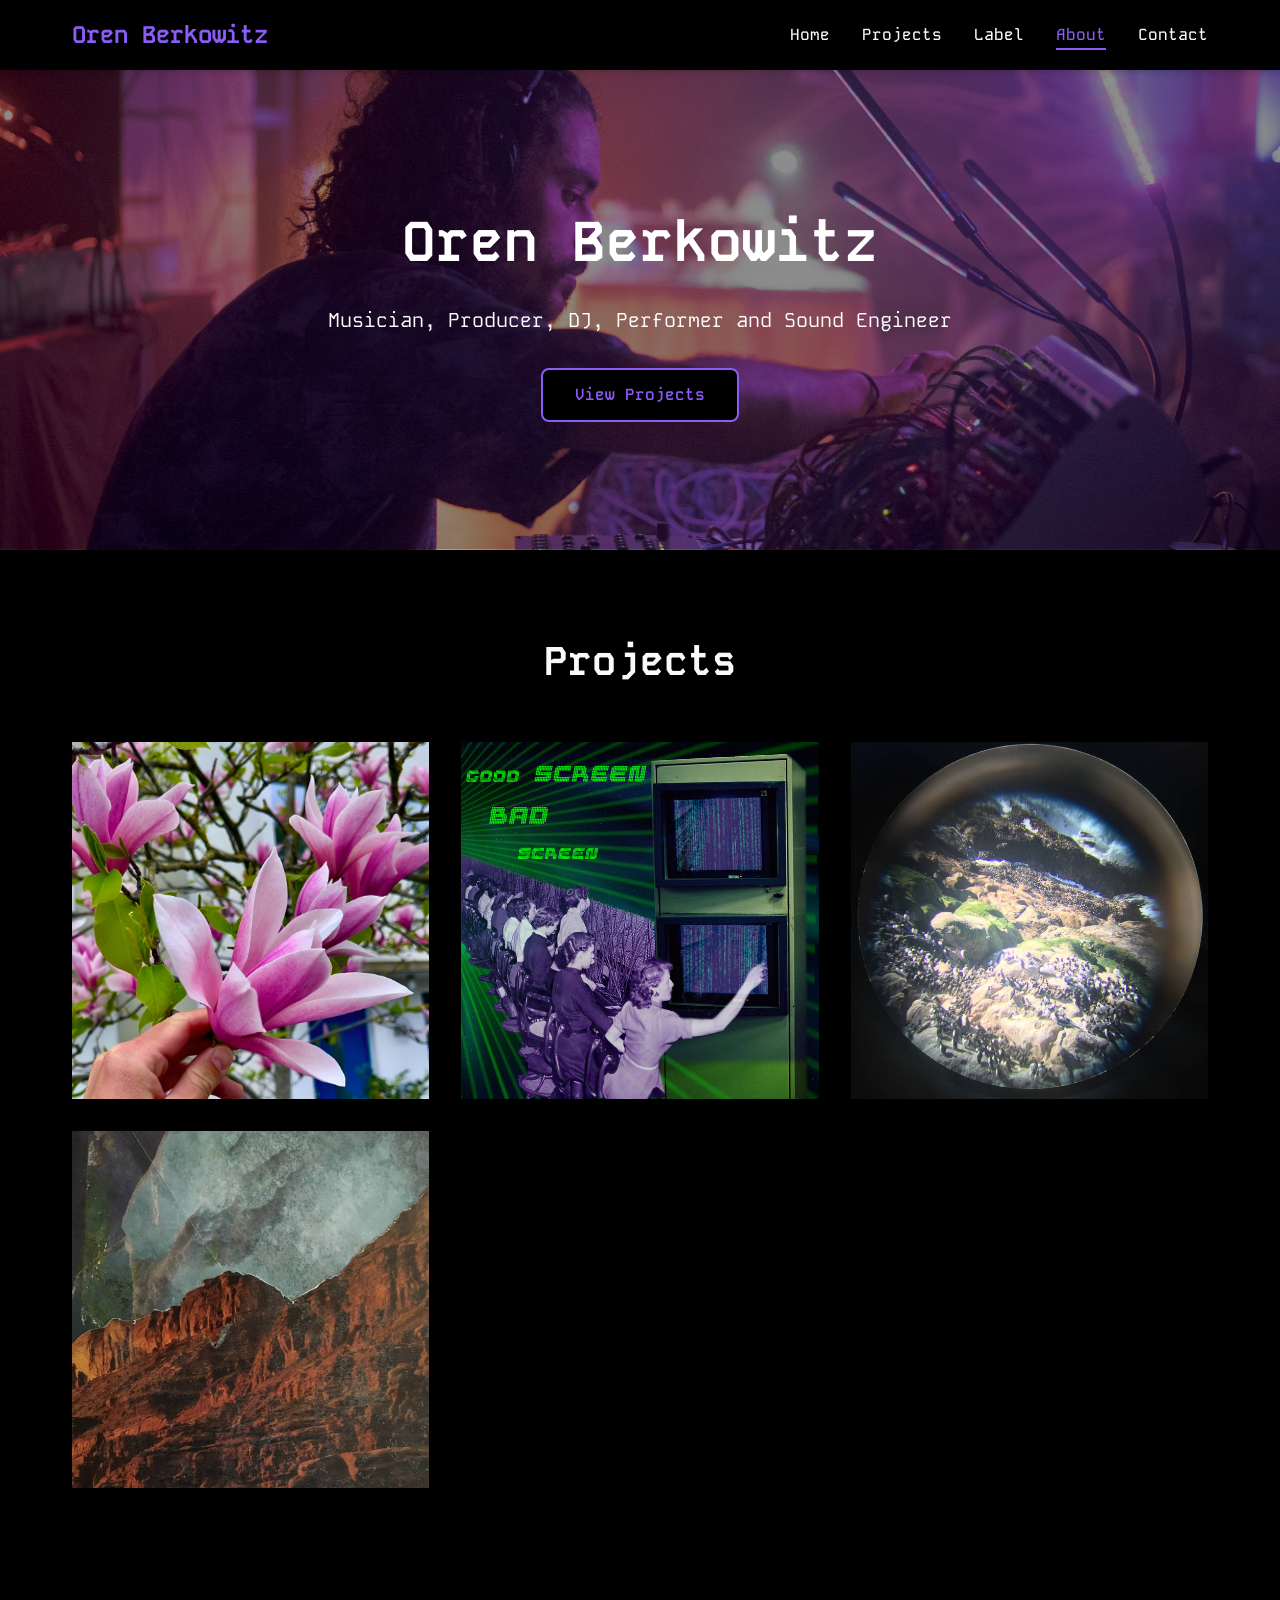
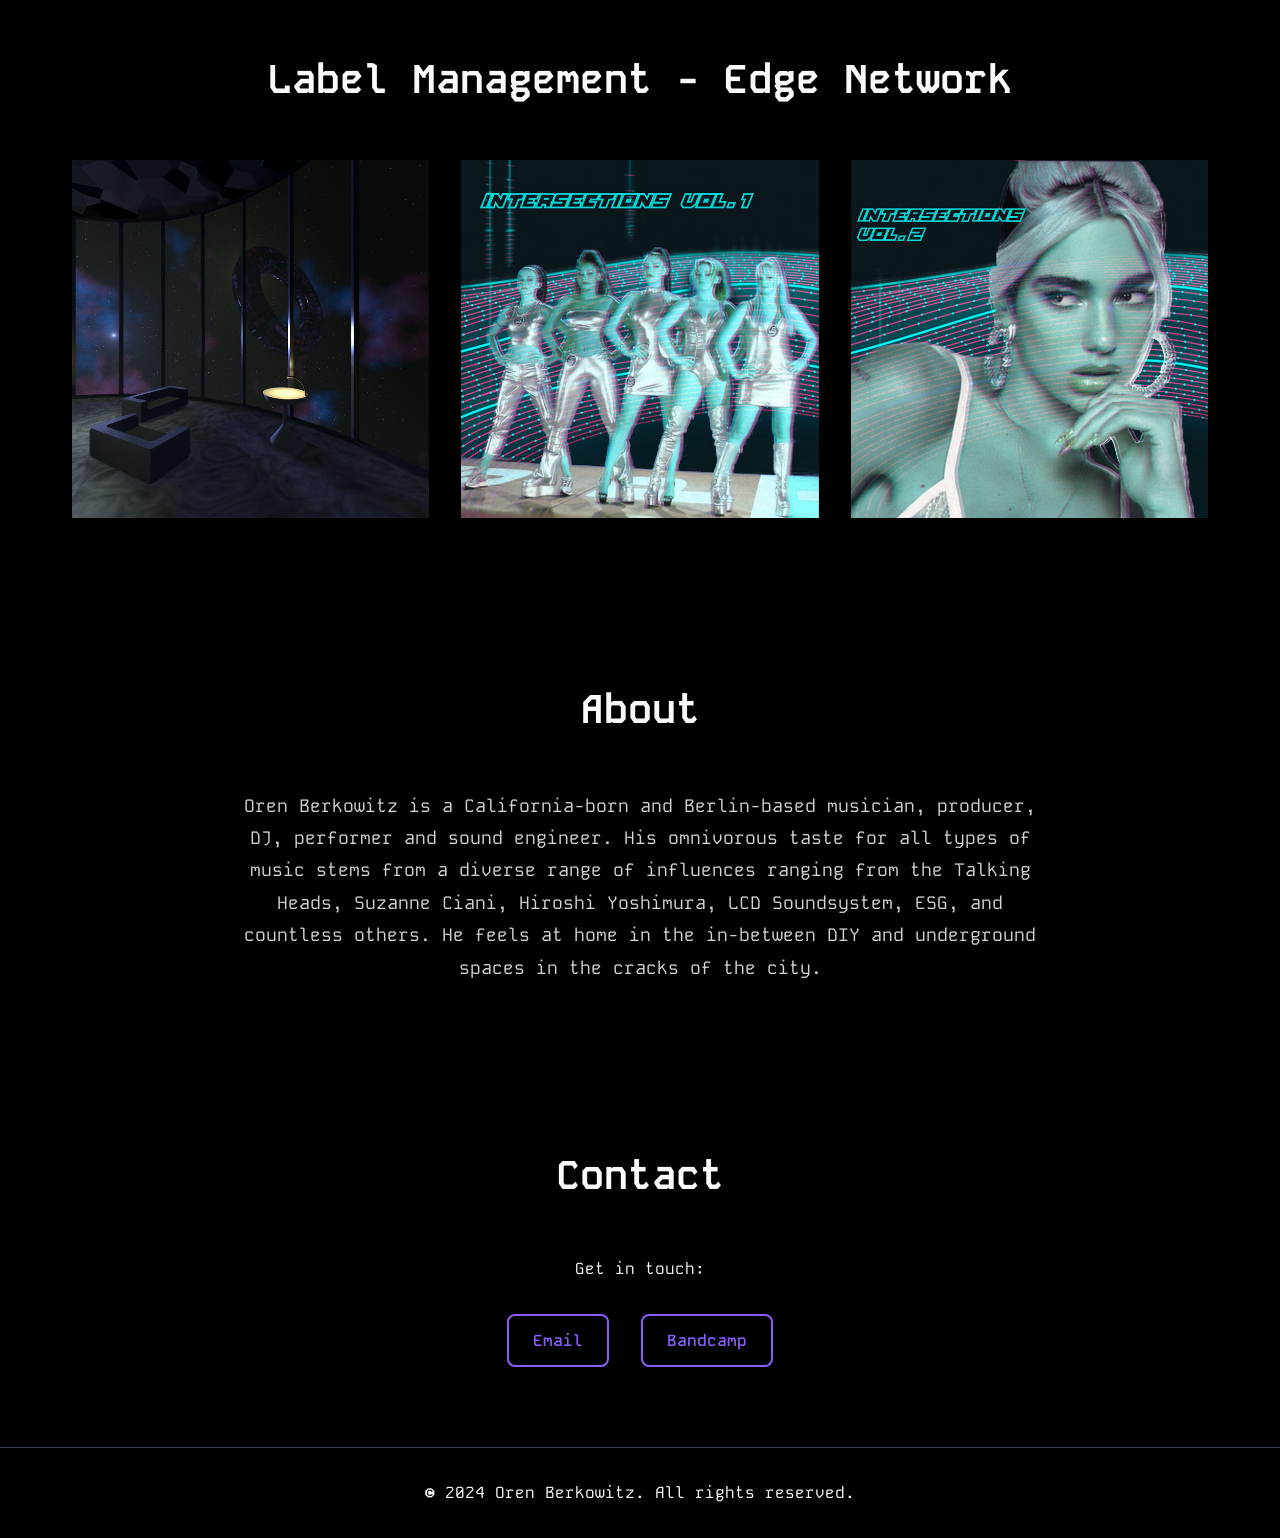
<file: index.html>
<!DOCTYPE html>
<html lang="en">
<head>
    <meta charset="UTF-8">
    <meta name="viewport" content="width=device-width, initial-scale=1.0">
    <meta name="description" content="Oren Berkowitz - Musician, Producer, DJ, Performer and Sound Engineer">
    <title>Oren Berkowitz</title>
    <link rel="stylesheet" href="styles.css">
    <link rel="preconnect" href="https://fonts.googleapis.com">
    <link rel="preconnect" href="https://fonts.gstatic.com" crossorigin>
    <link href="https://fonts.googleapis.com/css2?family=Kode+Mono:wght@400..700&display=swap" rel="stylesheet">
</head>
<body>
    <nav class="navbar">
        <div class="nav-container">
            <a href="index.html" class="nav-logo">Oren Berkowitz</a>
            <ul class="nav-menu">
                <li><a href="index.html" class="nav-link">Home</a></li>
                <li><a href="#projects" class="nav-link">Projects</a></li>
                <li><a href="#label" class="nav-link">Label</a></li>
                <li><a href="#about" class="nav-link">About</a></li>
                <li><a href="#contact" class="nav-link">Contact</a></li>
            </ul>
            <button class="nav-toggle" aria-label="Toggle navigation">
                <span></span>
                <span></span>
                <span></span>
            </button>
        </div>
    </nav>

    <main>
        <section class="hero">
            <div class="hero-content">
                <h1 class="hero-title">Oren Berkowitz</h1>
                <p class="hero-subtitle">Musician, Producer, DJ, Performer and Sound Engineer</p>
                <a href="#projects" class="btn btn-primary">View Projects</a>
            </div>
        </section>

        <section id="projects" class="projects-section">
            <div class="container">
                <h2 class="section-title">Projects</h2>
                <div class="projects-grid" id="projectsGrid">
                    <!-- Projects will be dynamically loaded here -->
                </div>
            </div>
        </section>

        <section id="label" class="projects-section">
            <div class="container">
                <h2 class="section-title">Label Management - Edge Network</h2>
                <div class="projects-grid" id="edgeNetworkGrid">
                    <!-- Edge Network releases will be dynamically loaded here -->
                </div>
            </div>
        </section>

        <section id="about" class="about-section">
            <div class="container">
                <h2 class="section-title">About</h2>
                <div class="about-content">
                    <p>Oren Berkowitz is a California-born and Berlin-based musician, producer, DJ, performer and sound engineer. His omnivorous taste for all types of music stems from a diverse range of influences ranging from the Talking Heads, Suzanne Ciani, Hiroshi Yoshimura, LCD Soundsystem, ESG, and countless others. He feels at home in the in-between DIY and underground spaces in the cracks of the city.</p>
                </div>
            </div>
        </section>

        <section id="contact" class="contact-section">
            <div class="container">
                <h2 class="section-title">Contact</h2>
                <div class="contact-content">
                    <p>Get in touch:</p>
                    <div class="contact-links">
                        <a href="mailto:oren@example.com" class="contact-link">Email</a>
                        <a href="https://parasocialist.bandcamp.com/" target="_blank" rel="noopener noreferrer" class="contact-link">Bandcamp</a>
                    </div>
                </div>
            </div>
        </section>
    </main>

    <footer class="footer">
        <div class="container">
            <p>&copy; 2024 Oren Berkowitz. All rights reserved.</p>
        </div>
    </footer>

    <script src="script.js"></script>
</body>
</html>
</file>
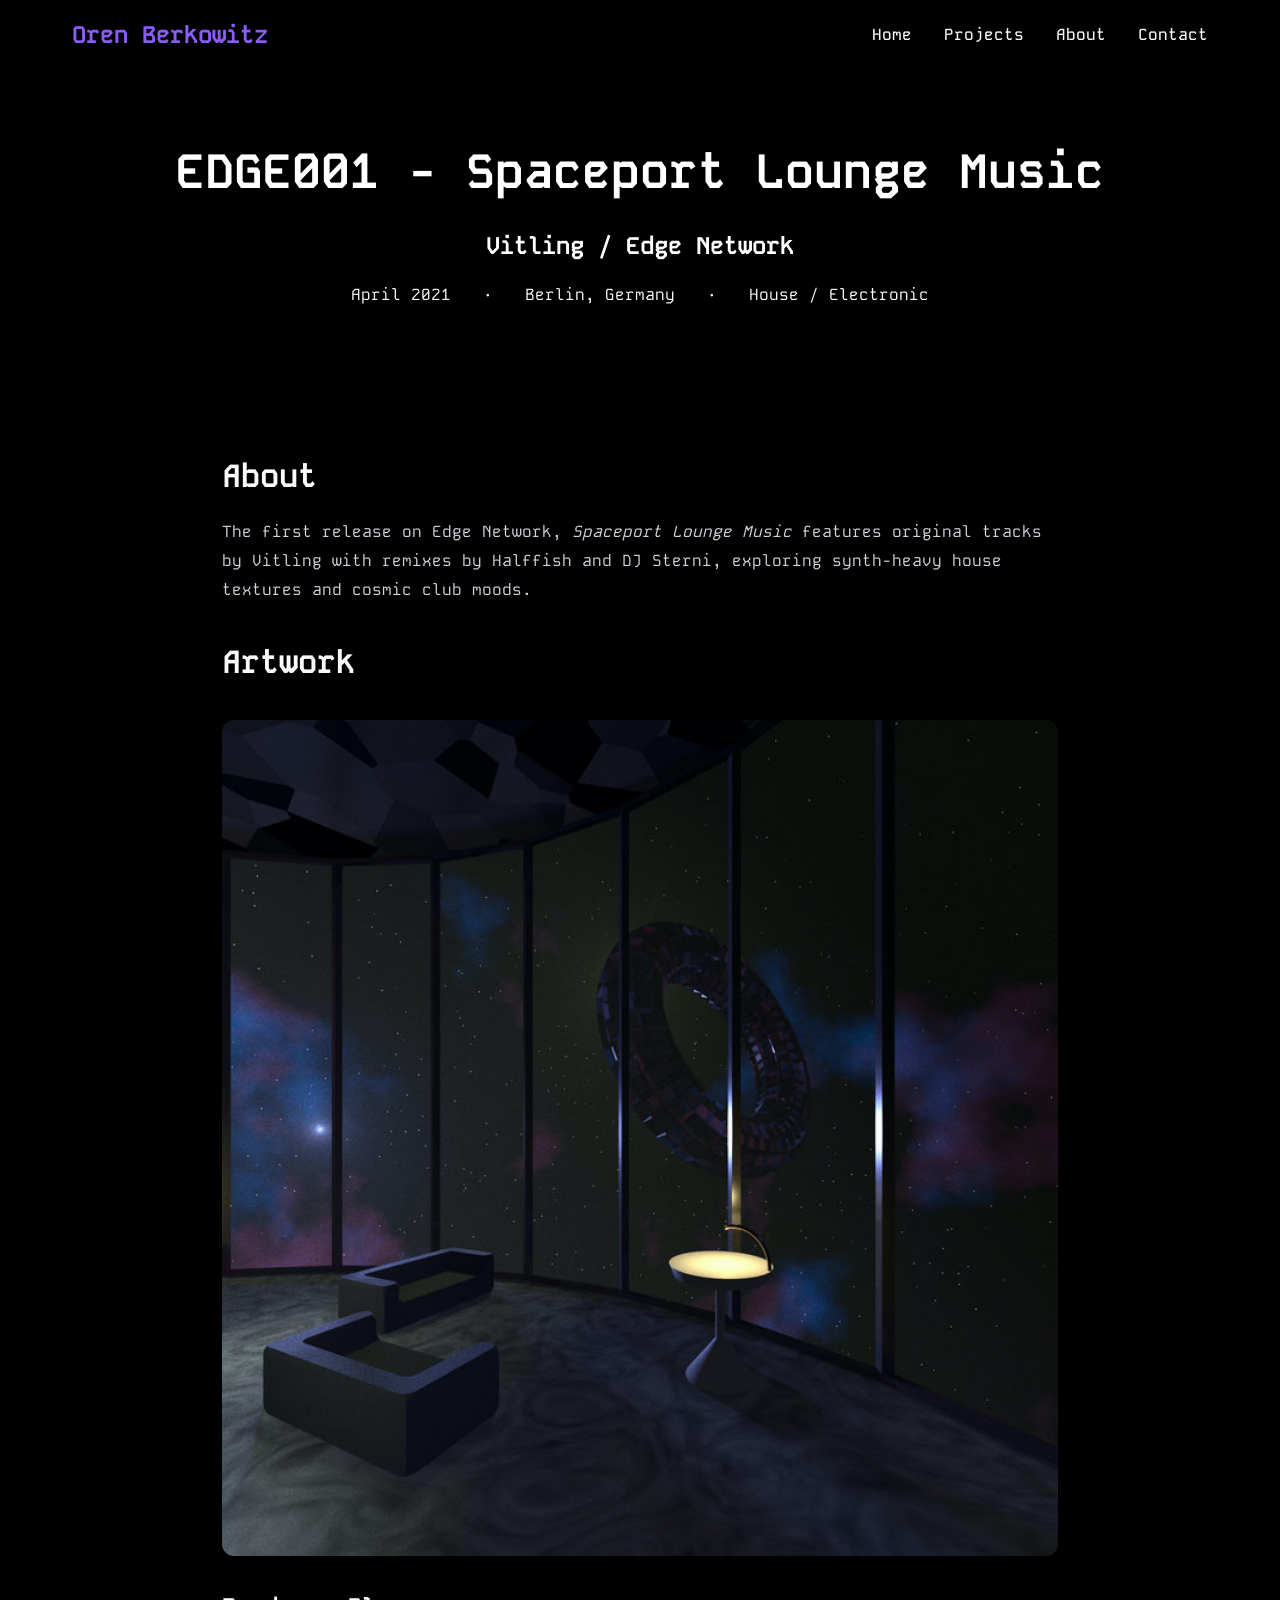
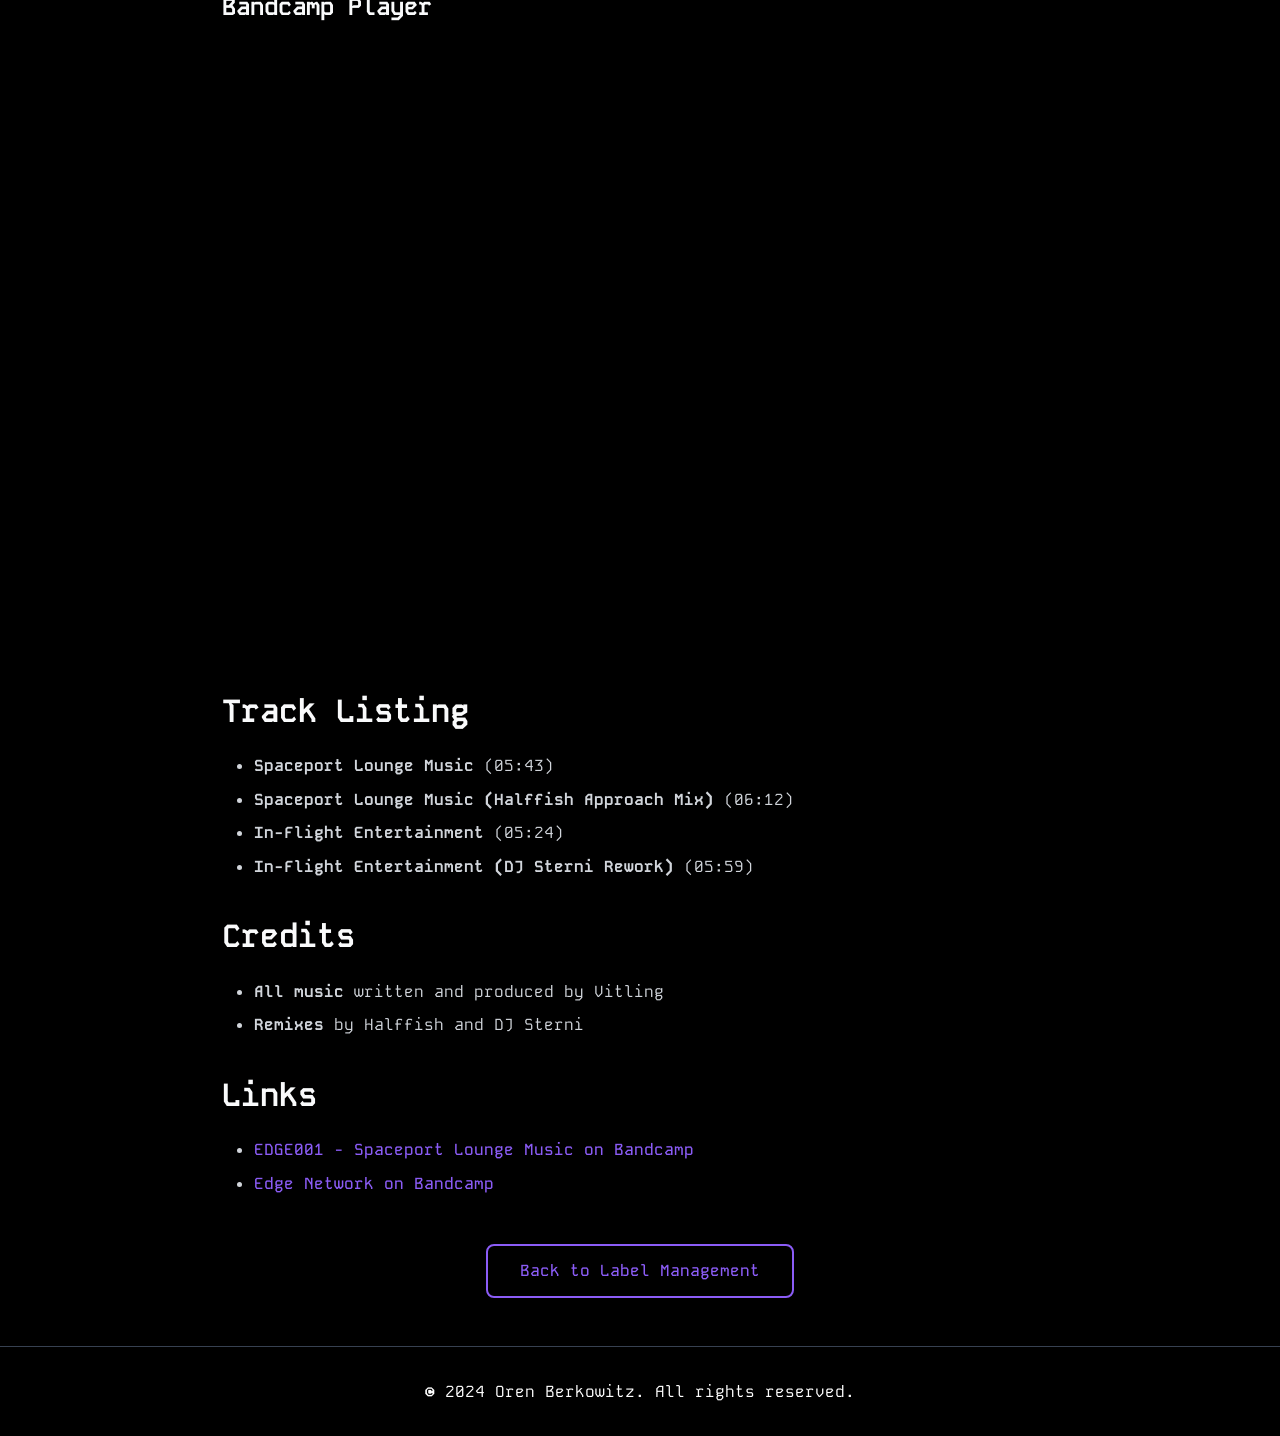
<file: projects/edge001-spaceport-lounge-music.html>
<!DOCTYPE html>
<html lang="en">
<head>
    <meta charset="UTF-8">
    <meta name="viewport" content="width=device-width, initial-scale=1.0">
    <meta name="description" content="EDGE001 - Spaceport Lounge Music by Vitling on Edge Network">
    <title>EDGE001 - Spaceport Lounge Music - Oren Berkowitz</title>
    <link rel="stylesheet" href="../styles.css">
    <link rel="preconnect" href="https://fonts.googleapis.com">
    <link rel="preconnect" href="https://fonts.gstatic.com" crossorigin>
    <link href="https://fonts.googleapis.com/css2?family=Kode+Mono:wght@400..700&display=swap" rel="stylesheet">
</head>
<body>
    <nav class="navbar">
        <div class="nav-container">
            <a href="../index.html" class="nav-logo">Oren Berkowitz</a>
            <ul class="nav-menu">
                <li><a href="../index.html" class="nav-link">Home</a></li>
                <li><a href="../index.html#projects" class="nav-link">Projects</a></li>
                <li><a href="../index.html#about" class="nav-link">About</a></li>
                <li><a href="../index.html#contact" class="nav-link">Contact</a></li>
            </ul>
            <button class="nav-toggle" aria-label="Toggle navigation">
                <span></span>
                <span></span>
                <span></span>
            </button>
        </div>
    </nav>

    <div class="project-header">
        <h1>EDGE001 - Spaceport Lounge Music</h1>
        <h2>Vitling / Edge Network</h2>
        <div class="project-meta">
            <span>April 2021</span>
            <span>•</span>
            <span>Berlin, Germany</span>
            <span>•</span>
            <span>House / Electronic</span>
        </div>
    </div>

    <div class="project-body">
        <h2>About</h2>
        <p>The first release on Edge Network, <em>Spaceport Lounge Music</em> features original tracks by Vitling with remixes by Halffish and DJ Sterni, exploring synth-heavy house textures and cosmic club moods.</p>

        <h2>Artwork</h2>
        <div class="media-container">
            <img src="../assets/images/edge-network/edge001-spaceport-lounge-music.jpg" alt="EDGE001 - Spaceport Lounge Music cover art" style="width: 100%; display: block;">
        </div>
        <h3>Bandcamp Player</h3>
        <div style="text-align: center; margin: 2rem 0;">
            <iframe style="border: 0; width: 350px; height: 588px;" src="https://bandcamp.com/EmbeddedPlayer/album=2872599835/size=large/bgcol=ffffff/linkcol=0687f5/transparent=true/" seamless><a href="https://edgenetwork.bandcamp.com/album/edge001-spaceport-lounge-music">EDGE001 - Spaceport Lounge Music by Vitling</a></iframe>
        </div>
        <h2>Track Listing</h2>
        <ul>
            <li><strong>Spaceport Lounge Music</strong> (05:43)</li>
            <li><strong>Spaceport Lounge Music (Halffish Approach Mix)</strong> (06:12)</li>
            <li><strong>In-Flight Entertainment</strong> (05:24)</li>
            <li><strong>In-Flight Entertainment (DJ Sterni Rework)</strong> (05:59)</li>
        </ul>

        <h2>Credits</h2>
        <ul>
            <li><strong>All music</strong> written and produced by Vitling</li>
            <li><strong>Remixes</strong> by Halffish and DJ Sterni</li>
        </ul>

        <h2>Links</h2>
        <ul>
            <li><a href="https://edgenetwork.bandcamp.com/album/edge001-spaceport-lounge-music" target="_blank" rel="noopener noreferrer">EDGE001 - Spaceport Lounge Music on Bandcamp</a></li>
            <li><a href="https://edgenetwork.bandcamp.com/" target="_blank" rel="noopener noreferrer">Edge Network on Bandcamp</a></li>
        </ul>

        <div style="margin-top: 3rem; text-align: center;">
            <a href="../index.html#label" class="btn btn-secondary">Back to Label Management</a>
        </div>
    </div>

    <footer class="footer">
        <div class="container">
            <p>&copy; 2024 Oren Berkowitz. All rights reserved.</p>
        </div>
    </footer>

    <script src="../script.js"></script>
</body>
</html>
</file>
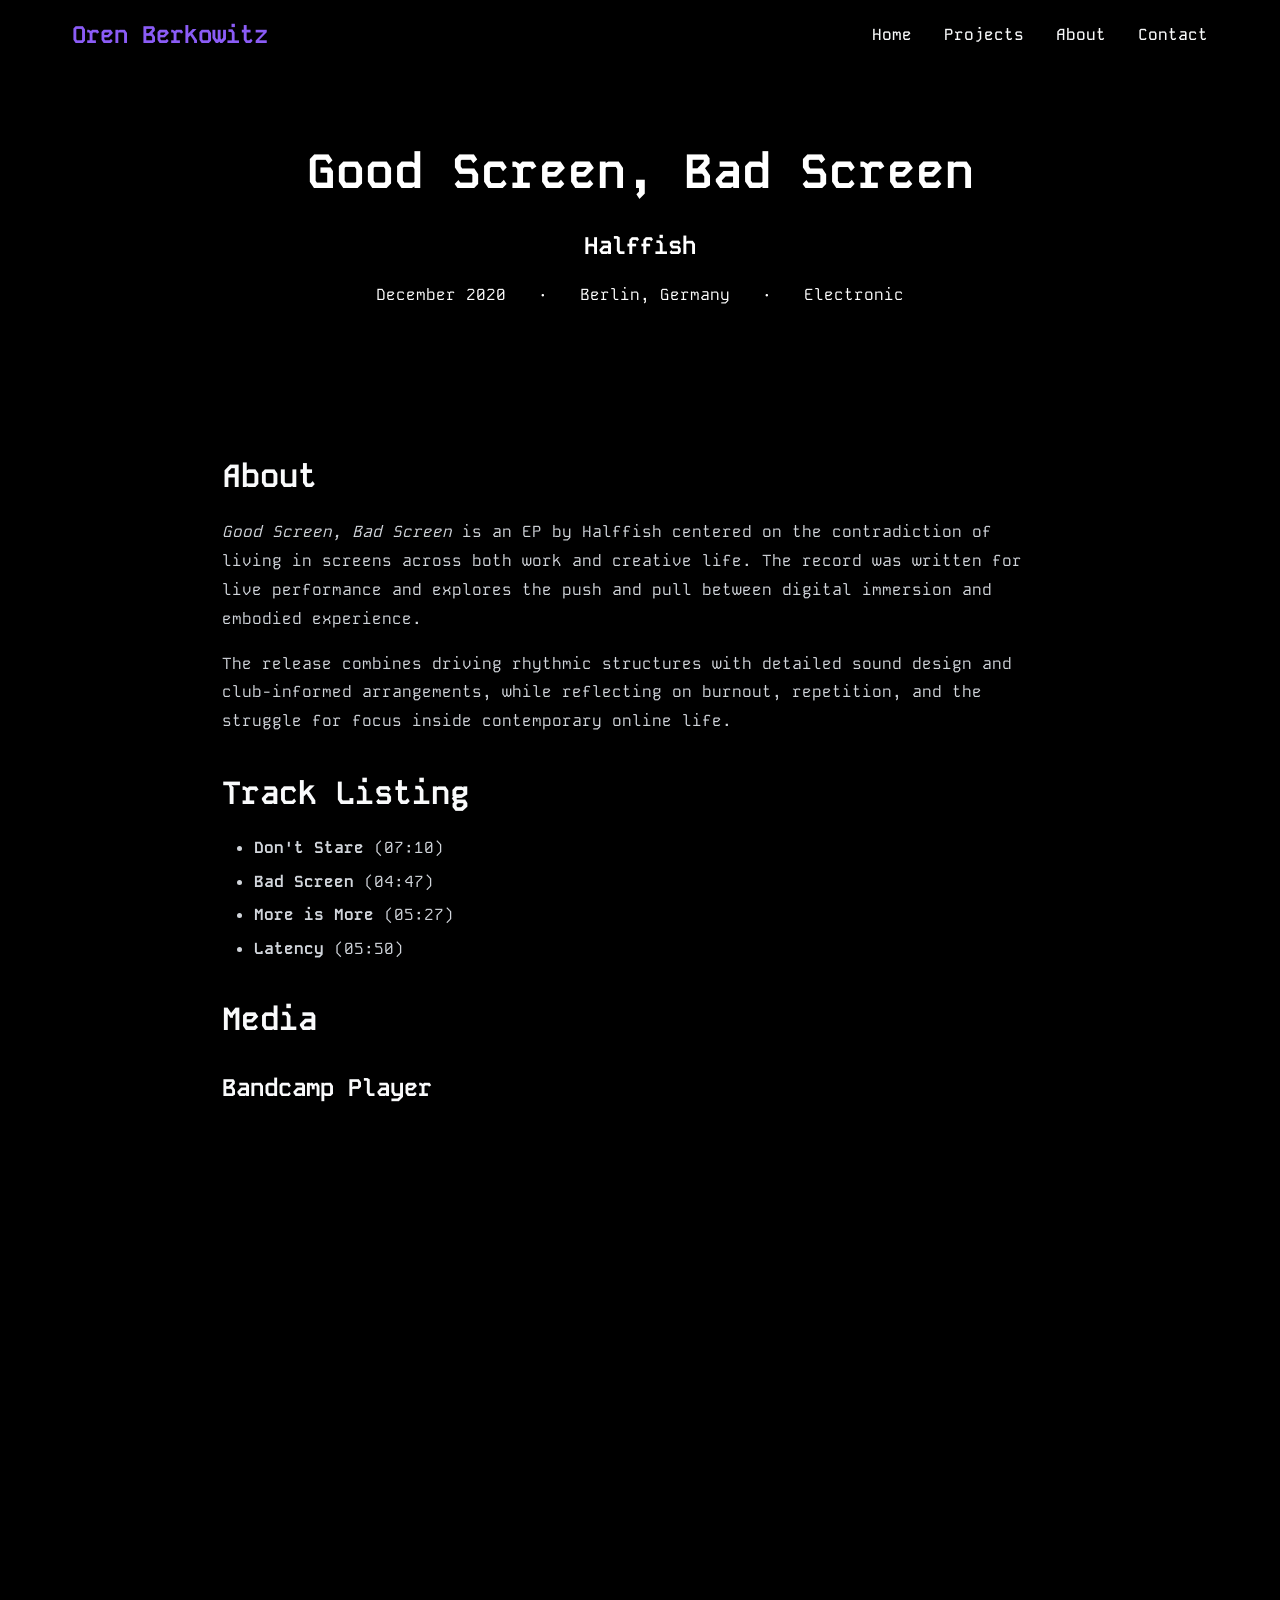
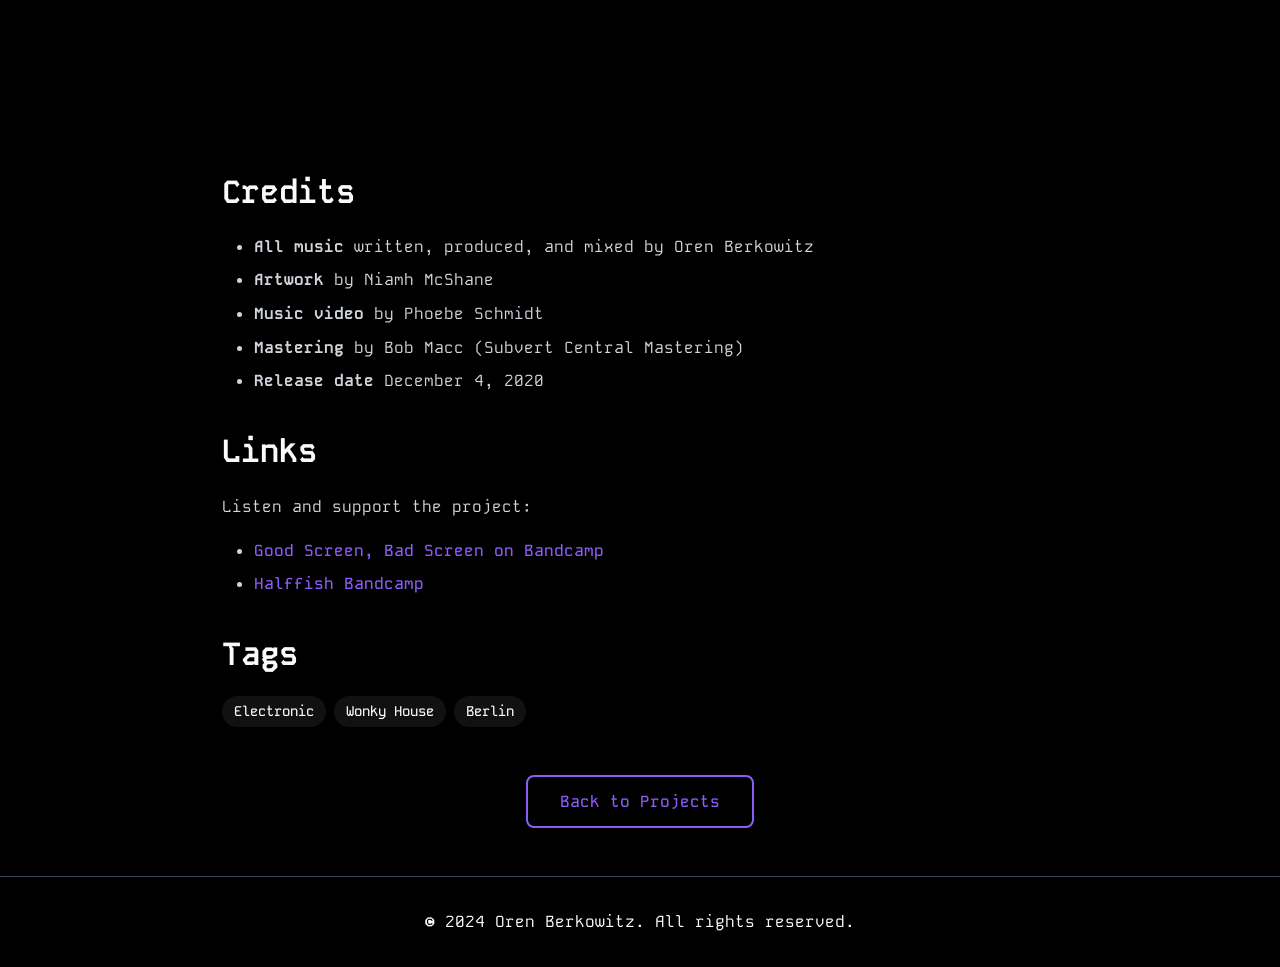
<file: projects/halffish-good-screen-bad-screen.html>
<!DOCTYPE html>
<html lang="en">
<head>
    <meta charset="UTF-8">
    <meta name="viewport" content="width=device-width, initial-scale=1.0">
    <meta name="description" content="Good Screen, Bad Screen - EP by Halffish">
    <title>Good Screen, Bad Screen - Oren Berkowitz</title>
    <link rel="stylesheet" href="../styles.css">
    <link rel="preconnect" href="https://fonts.googleapis.com">
    <link rel="preconnect" href="https://fonts.gstatic.com" crossorigin>
    <link href="https://fonts.googleapis.com/css2?family=Kode+Mono:wght@400..700&display=swap" rel="stylesheet">
</head>
<body>
    <nav class="navbar">
        <div class="nav-container">
            <a href="../index.html" class="nav-logo">Oren Berkowitz</a>
            <ul class="nav-menu">
                <li><a href="../index.html" class="nav-link">Home</a></li>
                <li><a href="../index.html#projects" class="nav-link">Projects</a></li>
                <li><a href="../index.html#about" class="nav-link">About</a></li>
                <li><a href="../index.html#contact" class="nav-link">Contact</a></li>
            </ul>
            <button class="nav-toggle" aria-label="Toggle navigation">
                <span></span>
                <span></span>
                <span></span>
            </button>
        </div>
    </nav>

    <div class="project-header">
        <h1>Good Screen, Bad Screen</h1>
        <h2>Halffish</h2>
        <div class="project-meta">
            <span>December 2020</span>
            <span>•</span>
            <span>Berlin, Germany</span>
            <span>•</span>
            <span>Electronic</span>
        </div>
    </div>

    <div class="project-body">
        <h2>About</h2>
        <p><em>Good Screen, Bad Screen</em> is an EP by Halffish centered on the contradiction of living in screens across both work and creative life. The record was written for live performance and explores the push and pull between digital immersion and embodied experience.</p>

        <p>The release combines driving rhythmic structures with detailed sound design and club-informed arrangements, while reflecting on burnout, repetition, and the struggle for focus inside contemporary online life.</p>

        <h2>Track Listing</h2>
        <ul>
            <li><strong>Don't Stare</strong> (07:10)</li>
            <li><strong>Bad Screen</strong> (04:47)</li>
            <li><strong>More is More</strong> (05:27)</li>
            <li><strong>Latency</strong> (05:50)</li>
        </ul>

        <h2>Media</h2>
        <h3>Bandcamp Player</h3>
        <div style="text-align: center; margin: 2rem 0;">
            <iframe style="border: 0; width: 350px; height: 588px;" src="https://bandcamp.com/EmbeddedPlayer/album=214889251/size=large/bgcol=ffffff/linkcol=0687f5/transparent=true/" seamless><a href="https://halffish.bandcamp.com/album/good-screen-bad-screen">Good Screen, Bad Screen by Halffish</a></iframe>
        </div>

        <h2>Credits</h2>
        <ul>
            <li><strong>All music</strong> written, produced, and mixed by Oren Berkowitz</li>
            <li><strong>Artwork</strong> by Niamh McShane</li>
            <li><strong>Music video</strong> by Phoebe Schmidt</li>
            <li><strong>Mastering</strong> by Bob Macc (Subvert Central Mastering)</li>
            <li><strong>Release date</strong> December 4, 2020</li>
        </ul>

        <h2>Links</h2>
        <p>Listen and support the project:</p>
        <ul>
            <li><a href="https://halffish.bandcamp.com/album/good-screen-bad-screen" target="_blank" rel="noopener noreferrer">Good Screen, Bad Screen on Bandcamp</a></li>
            <li><a href="https://halffish.bandcamp.com/" target="_blank" rel="noopener noreferrer">Halffish Bandcamp</a></li>
        </ul>

        <h2>Tags</h2>
        <div class="project-tags">
            <span class="tag">Electronic</span>
            <span class="tag">Wonky House</span>
            <span class="tag">Berlin</span>
        </div>

        <div style="margin-top: 3rem; text-align: center;">
            <a href="../index.html#projects" class="btn btn-secondary">Back to Projects</a>
        </div>
    </div>

    <footer class="footer">
        <div class="container">
            <p>&copy; 2024 Oren Berkowitz. All rights reserved.</p>
        </div>
    </footer>

    <script src="../script.js"></script>
</body>
</html>
</file>
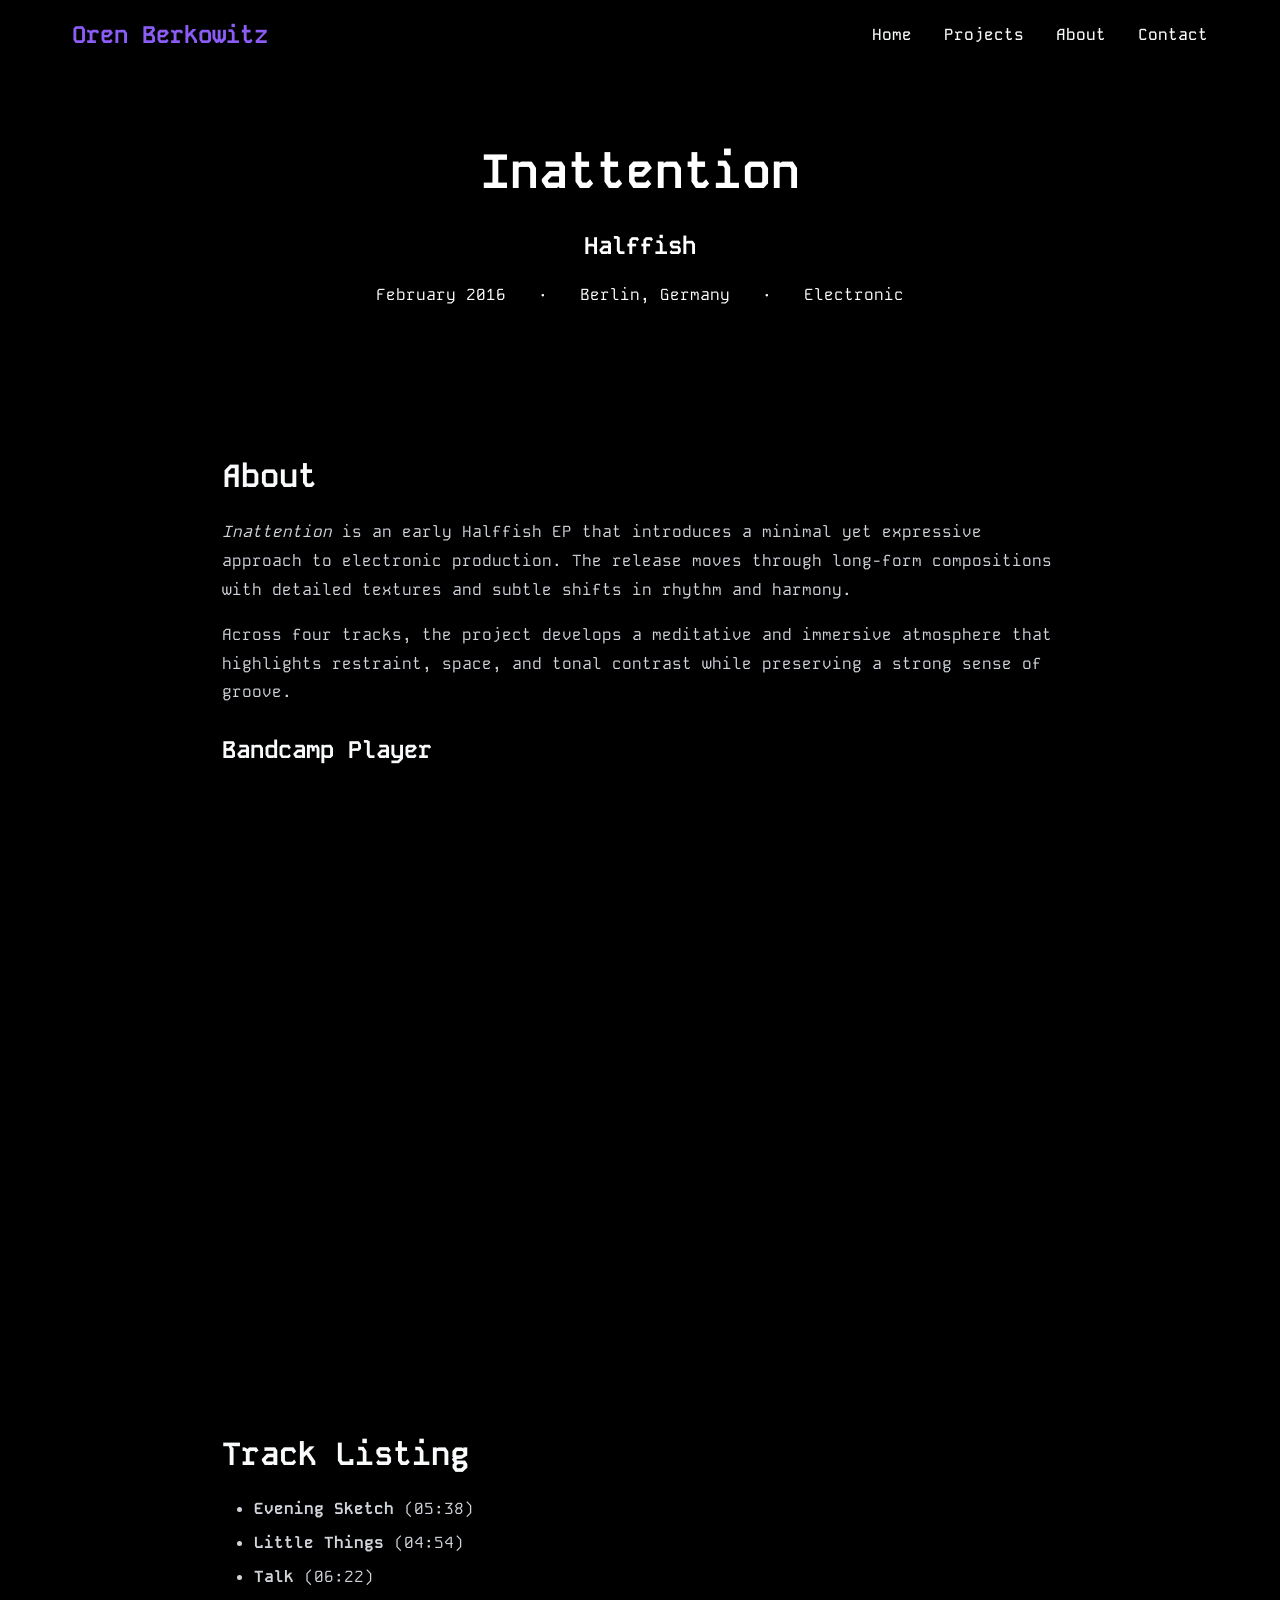
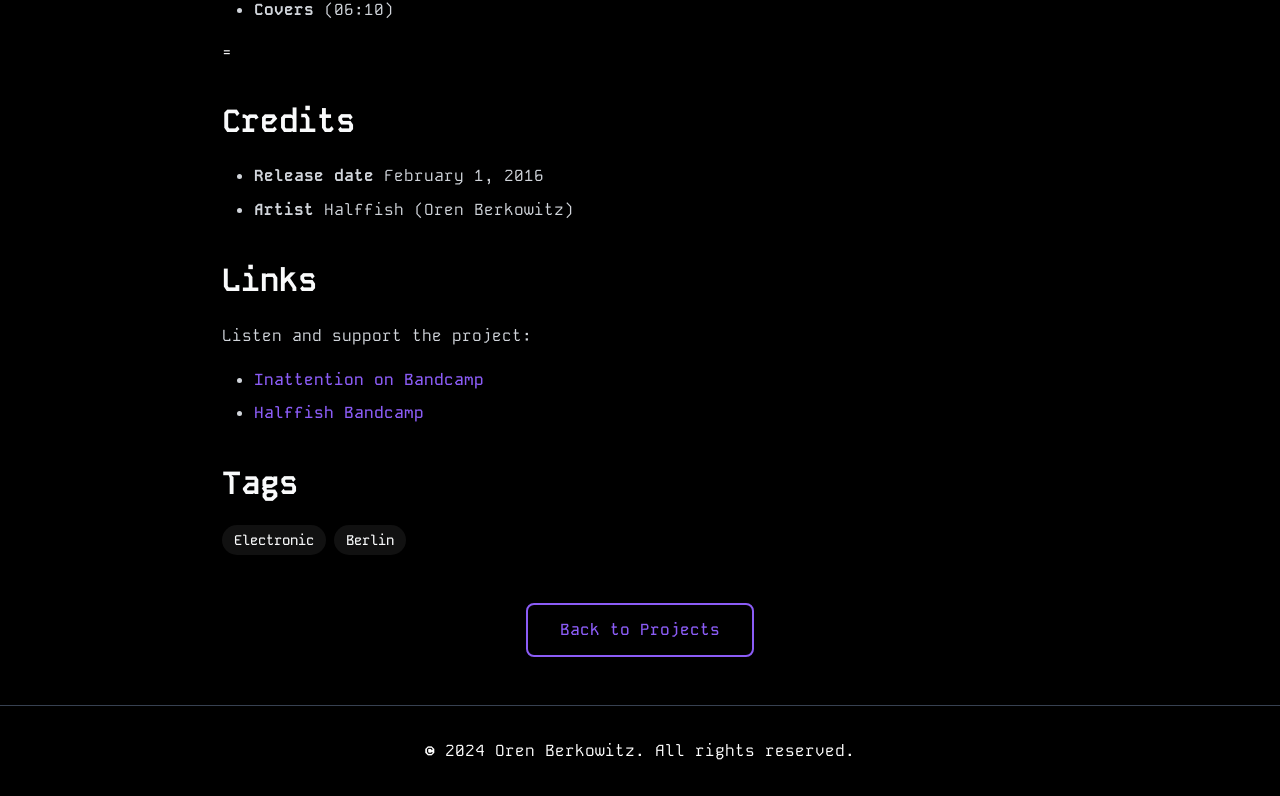
<file: projects/halffish-inattention.html>
<!DOCTYPE html>
<html lang="en">
<head>
    <meta charset="UTF-8">
    <meta name="viewport" content="width=device-width, initial-scale=1.0">
    <meta name="description" content="Inattention - EP by Halffish">
    <title>Inattention - Oren Berkowitz</title>
    <link rel="stylesheet" href="../styles.css">
    <link rel="preconnect" href="https://fonts.googleapis.com">
    <link rel="preconnect" href="https://fonts.gstatic.com" crossorigin>
    <link href="https://fonts.googleapis.com/css2?family=Kode+Mono:wght@400..700&display=swap" rel="stylesheet">
</head>
<body>
    <nav class="navbar">
        <div class="nav-container">
            <a href="../index.html" class="nav-logo">Oren Berkowitz</a>
            <ul class="nav-menu">
                <li><a href="../index.html" class="nav-link">Home</a></li>
                <li><a href="../index.html#projects" class="nav-link">Projects</a></li>
                <li><a href="../index.html#about" class="nav-link">About</a></li>
                <li><a href="../index.html#contact" class="nav-link">Contact</a></li>
            </ul>
            <button class="nav-toggle" aria-label="Toggle navigation">
                <span></span>
                <span></span>
                <span></span>
            </button>
        </div>
    </nav>

    <div class="project-header">
        <h1>Inattention</h1>
        <h2>Halffish</h2>
        <div class="project-meta">
            <span>February 2016</span>
            <span>•</span>
            <span>Berlin, Germany</span>
            <span>•</span>
            <span>Electronic</span>
        </div>
    </div>

    <div class="project-body">
        <h2>About</h2>
        <p><em>Inattention</em> is an early Halffish EP that introduces a minimal yet expressive approach to electronic production. The release moves through long-form compositions with detailed textures and subtle shifts in rhythm and harmony.</p>

        <p>Across four tracks, the project develops a meditative and immersive atmosphere that highlights restraint, space, and tonal contrast while preserving a strong sense of groove.</p>

        <h3>Bandcamp Player</h3>
        <div style="text-align: center; margin: 2rem 0;">
            <iframe style="border: 0; width: 350px; height: 588px;" src="https://bandcamp.com/EmbeddedPlayer/album=191970728/size=large/bgcol=ffffff/linkcol=0687f5/transparent=true/" seamless><a href="https://halffish.bandcamp.com/album/inattention">Inattention by Halffish</a></iframe>
        </div>

        <h2>Track Listing</h2>
        <ul>
            <li><strong>Evening Sketch</strong> (05:38)</li>
            <li><strong>Little Things</strong> (04:54)</li>
            <li><strong>Talk</strong> (06:22)</li>
            <li><strong>Covers</strong> (06:10)</li>
        </ul>

=        <h2>Credits</h2>
        <ul>
            <li><strong>Release date</strong> February 1, 2016</li>
            <li><strong>Artist</strong> Halffish (Oren Berkowitz)</li>
        </ul>

        <h2>Links</h2>
        <p>Listen and support the project:</p>
        <ul>
            <li><a href="https://halffish.bandcamp.com/album/inattention" target="_blank" rel="noopener noreferrer">Inattention on Bandcamp</a></li>
            <li><a href="https://halffish.bandcamp.com/" target="_blank" rel="noopener noreferrer">Halffish Bandcamp</a></li>
        </ul>

        <h2>Tags</h2>
        <div class="project-tags">
            <span class="tag">Electronic</span>
            <span class="tag">Berlin</span>
        </div>

        <div style="margin-top: 3rem; text-align: center;">
            <a href="../index.html#projects" class="btn btn-secondary">Back to Projects</a>
        </div>
    </div>

    <footer class="footer">
        <div class="container">
            <p>&copy; 2024 Oren Berkowitz. All rights reserved.</p>
        </div>
    </footer>

    <script src="../script.js"></script>
</body>
</html>
</file>
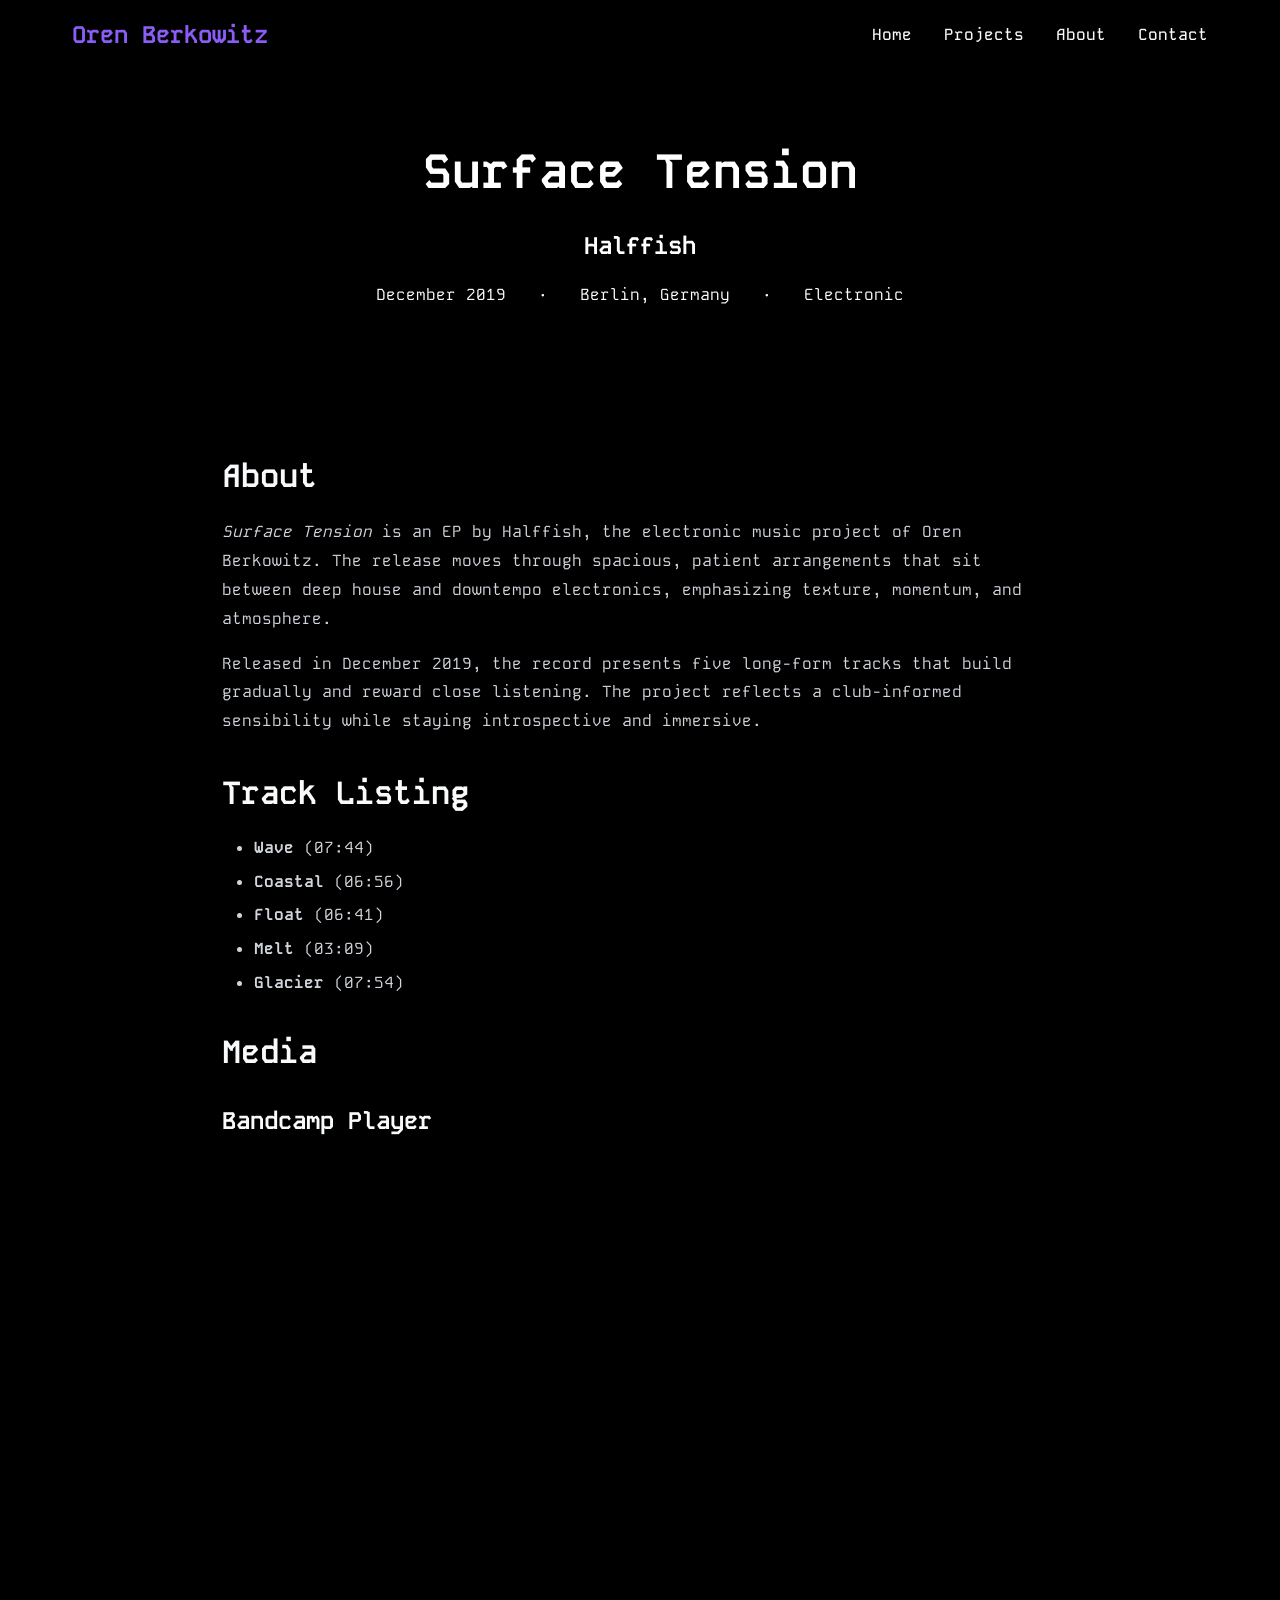
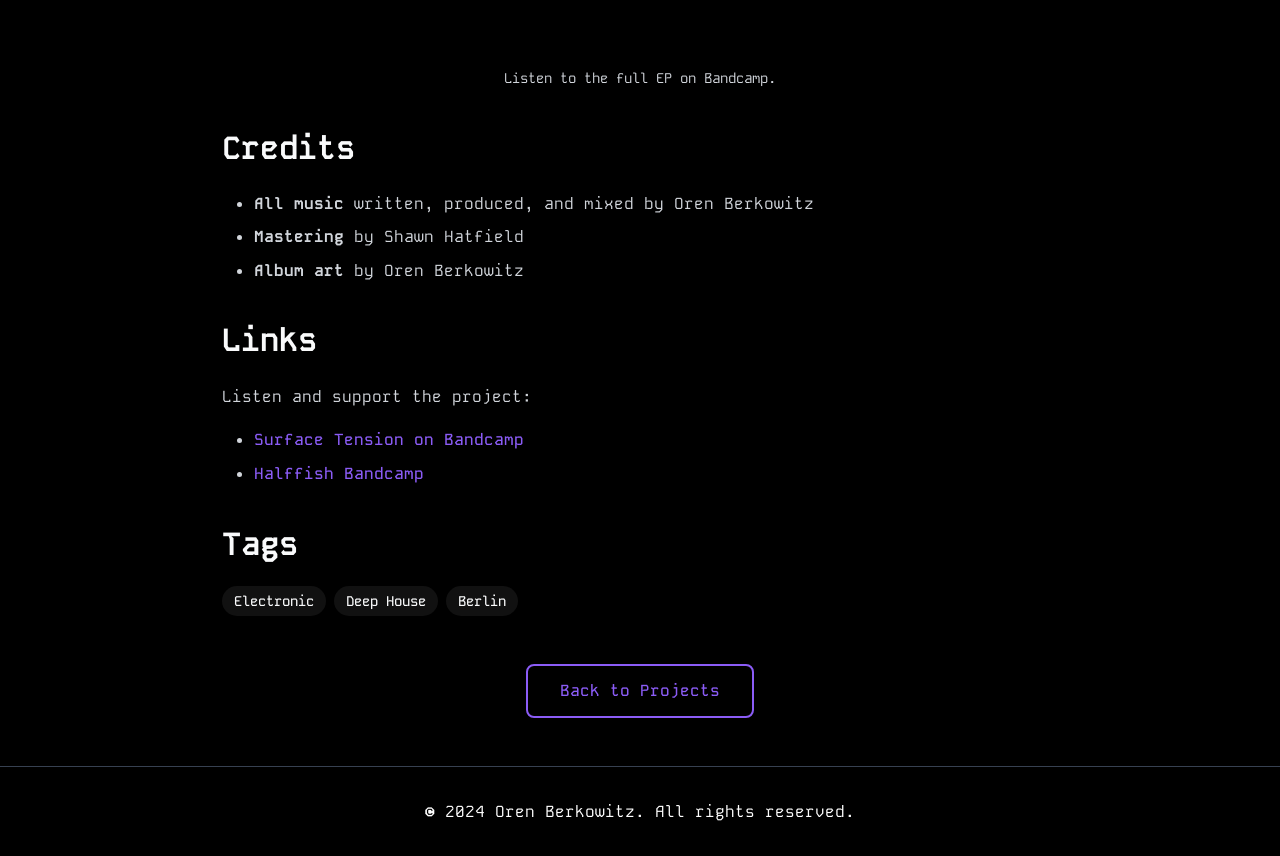
<file: projects/halffish-surface-tension.html>
<!DOCTYPE html>
<html lang="en">
<head>
    <meta charset="UTF-8">
    <meta name="viewport" content="width=device-width, initial-scale=1.0">
    <meta name="description" content="Surface Tension - EP by Halffish">
    <title>Surface Tension - Oren Berkowitz</title>
    <link rel="stylesheet" href="../styles.css">
    <link rel="preconnect" href="https://fonts.googleapis.com">
    <link rel="preconnect" href="https://fonts.gstatic.com" crossorigin>
    <link href="https://fonts.googleapis.com/css2?family=Kode+Mono:wght@400..700&display=swap" rel="stylesheet">
</head>
<body>
    <nav class="navbar">
        <div class="nav-container">
            <a href="../index.html" class="nav-logo">Oren Berkowitz</a>
            <ul class="nav-menu">
                <li><a href="../index.html" class="nav-link">Home</a></li>
                <li><a href="../index.html#projects" class="nav-link">Projects</a></li>
                <li><a href="../index.html#about" class="nav-link">About</a></li>
                <li><a href="../index.html#contact" class="nav-link">Contact</a></li>
            </ul>
            <button class="nav-toggle" aria-label="Toggle navigation">
                <span></span>
                <span></span>
                <span></span>
            </button>
        </div>
    </nav>

    <div class="project-header">
        <h1>Surface Tension</h1>
        <h2>Halffish</h2>
        <div class="project-meta">
            <span>December 2019</span>
            <span>•</span>
            <span>Berlin, Germany</span>
            <span>•</span>
            <span>Electronic</span>
        </div>
    </div>

    <div class="project-body">
        <h2>About</h2>
        <p><em>Surface Tension</em> is an EP by Halffish, the electronic music project of Oren Berkowitz. The release moves through spacious, patient arrangements that sit between deep house and downtempo electronics, emphasizing texture, momentum, and atmosphere.</p>

        <p>Released in December 2019, the record presents five long-form tracks that build gradually and reward close listening. The project reflects a club-informed sensibility while staying introspective and immersive.</p>

        <h2>Track Listing</h2>
        <ul>
            <li><strong>Wave</strong> (07:44)</li>
            <li><strong>Coastal</strong> (06:56)</li>
            <li><strong>Float</strong> (06:41)</li>
            <li><strong>Melt</strong> (03:09)</li>
            <li><strong>Glacier</strong> (07:54)</li>
        </ul>

        <h2>Media</h2>

        <h3>Bandcamp Player</h3>
        <div style="text-align: center; margin: 2rem 0;">
            <iframe
                style="border: 0; width: 350px; height: 470px; max-width: 100%;"
                src="https://bandcamp.com/EmbeddedPlayer/album=3827027341/size=large/bgcol=ffffff/linkcol=0687f5/tracklist=false/transparent=true/"
                seamless
                title="Surface Tension by Halffish (Bandcamp Player)"
            >
                <a href="https://halffish.bandcamp.com/album/surface-tension">
                    Surface Tension by Halffish
                </a>
            </iframe>
            <p style="margin-top: 1rem; font-size: 0.875rem; color: var(--text-light);">
                Listen to the full EP on Bandcamp.
            </p>
        </div>

        <h2>Credits</h2>
        <ul>
            <li><strong>All music</strong> written, produced, and mixed by Oren Berkowitz</li>
            <li><strong>Mastering</strong> by Shawn Hatfield</li>
            <li><strong>Album art</strong> by Oren Berkowitz</li>
        </ul>

        <h2>Links</h2>
        <p>Listen and support the project:</p>
        <ul>
            <li><a href="https://halffish.bandcamp.com/album/surface-tension" target="_blank" rel="noopener noreferrer">Surface Tension on Bandcamp</a></li>
            <li><a href="https://halffish.bandcamp.com/" target="_blank" rel="noopener noreferrer">Halffish Bandcamp</a></li>
        </ul>

        <h2>Tags</h2>
        <div class="project-tags">
            <span class="tag">Electronic</span>
            <span class="tag">Deep House</span>
            <span class="tag">Berlin</span>
        </div>

        <div style="margin-top: 3rem; text-align: center;">
            <a href="../index.html#projects" class="btn btn-secondary">Back to Projects</a>
        </div>
    </div>

    <footer class="footer">
        <div class="container">
            <p>&copy; 2024 Oren Berkowitz. All rights reserved.</p>
        </div>
    </footer>

    <script src="../script.js"></script>
</body>
</html>
</file>
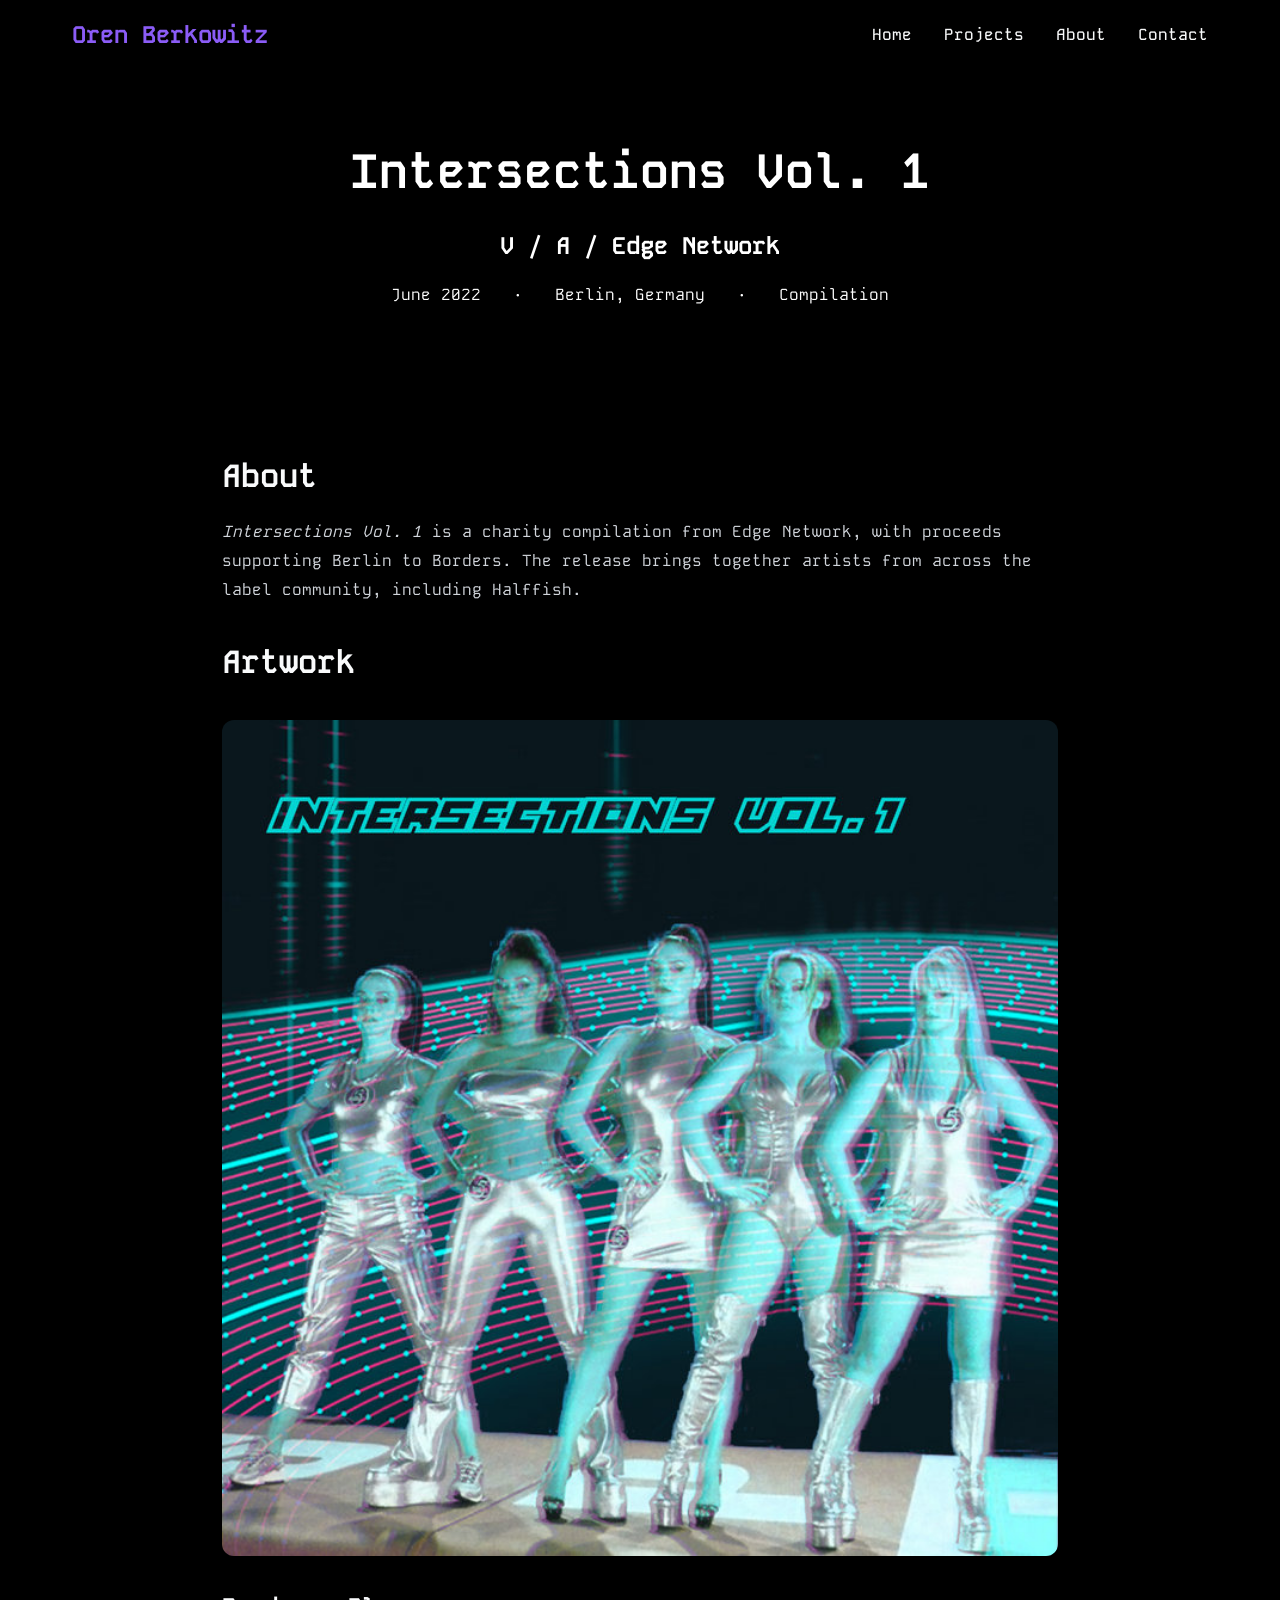
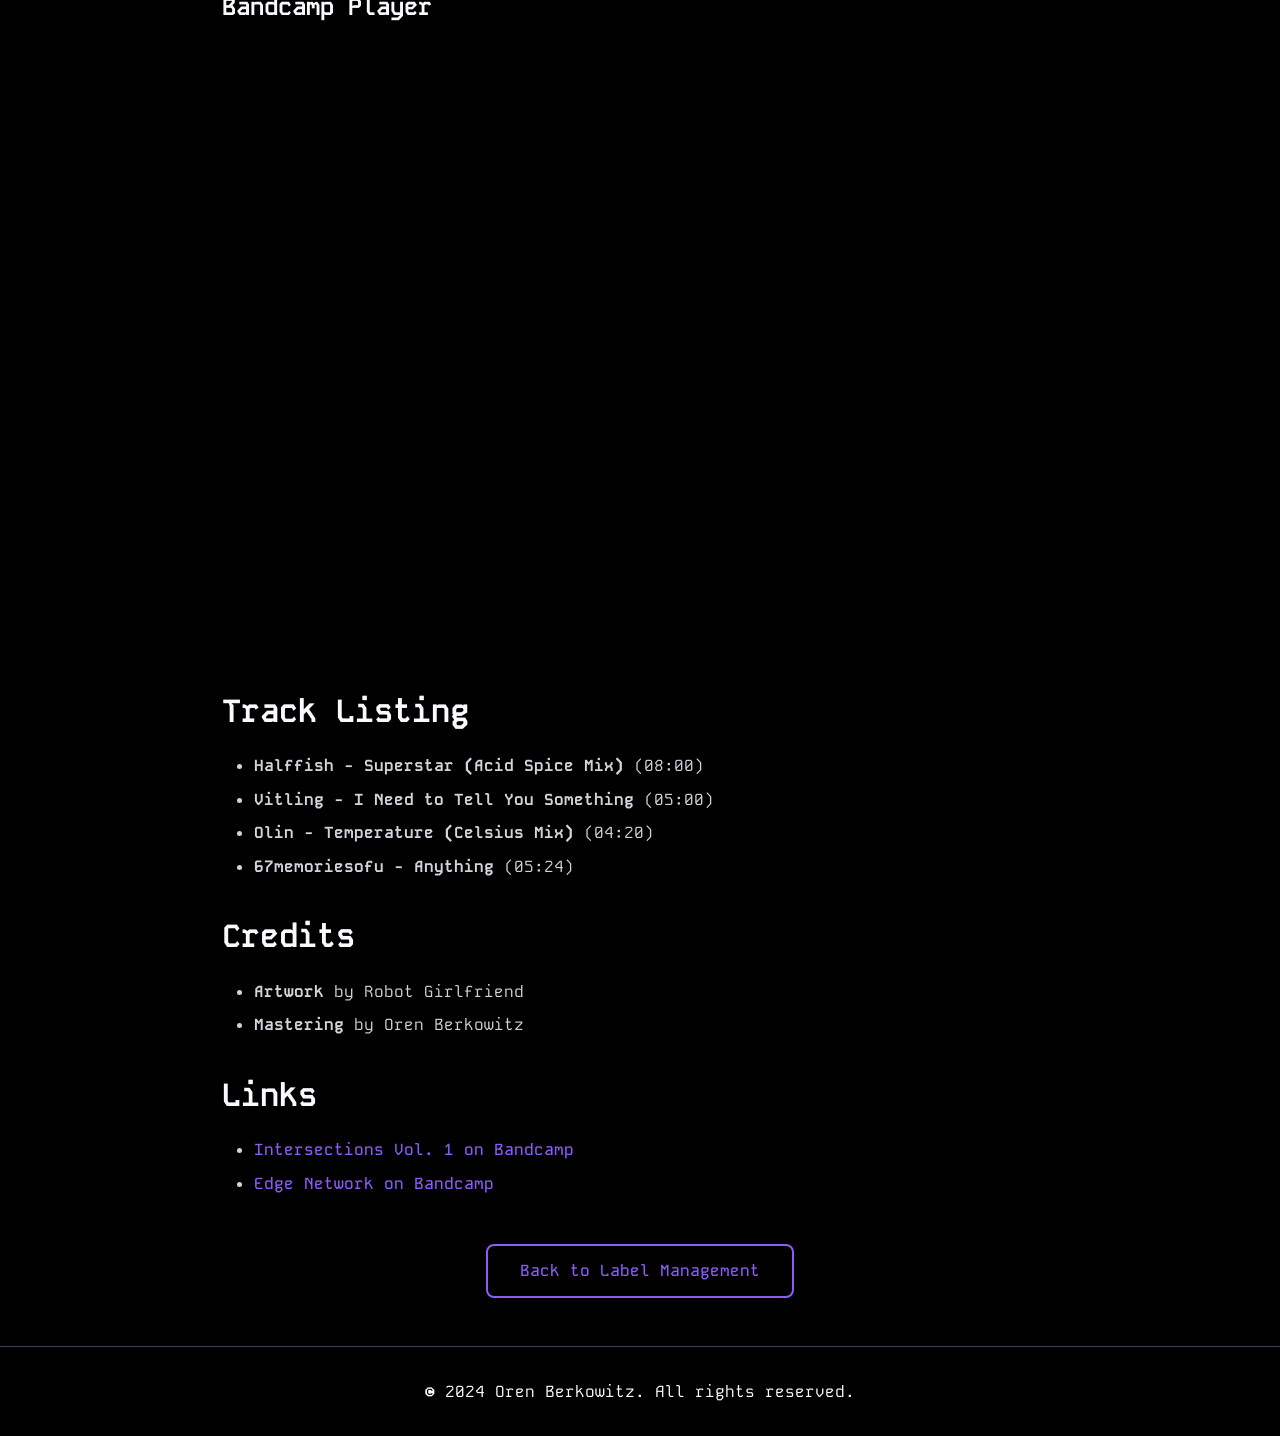
<file: projects/intersections-vol-1.html>
<!DOCTYPE html>
<html lang="en">
<head>
    <meta charset="UTF-8">
    <meta name="viewport" content="width=device-width, initial-scale=1.0">
    <meta name="description" content="Intersections Vol. 1 on Edge Network">
    <title>Intersections Vol. 1 - Oren Berkowitz</title>
    <link rel="stylesheet" href="../styles.css">
    <link rel="preconnect" href="https://fonts.googleapis.com">
    <link rel="preconnect" href="https://fonts.gstatic.com" crossorigin>
    <link href="https://fonts.googleapis.com/css2?family=Kode+Mono:wght@400..700&display=swap" rel="stylesheet">
</head>
<body>
    <nav class="navbar">
        <div class="nav-container">
            <a href="../index.html" class="nav-logo">Oren Berkowitz</a>
            <ul class="nav-menu">
                <li><a href="../index.html" class="nav-link">Home</a></li>
                <li><a href="../index.html#projects" class="nav-link">Projects</a></li>
                <li><a href="../index.html#about" class="nav-link">About</a></li>
                <li><a href="../index.html#contact" class="nav-link">Contact</a></li>
            </ul>
            <button class="nav-toggle" aria-label="Toggle navigation">
                <span></span>
                <span></span>
                <span></span>
            </button>
        </div>
    </nav>

    <div class="project-header">
        <h1>Intersections Vol. 1</h1>
        <h2>V / A / Edge Network</h2>
        <div class="project-meta">
            <span>June 2022</span>
            <span>•</span>
            <span>Berlin, Germany</span>
            <span>•</span>
            <span>Compilation</span>
        </div>
    </div>

    <div class="project-body">
        <h2>About</h2>
        <p><em>Intersections Vol. 1</em> is a charity compilation from Edge Network, with proceeds supporting Berlin to Borders. The release brings together artists from across the label community, including Halffish.</p>

        <h2>Artwork</h2>
        <div class="media-container">
            <img src="../assets/images/edge-network/intersections-vol-1.jpg" alt="Intersections Vol. 1 cover art" style="width: 100%; display: block;">
        </div>

        <h3>Bandcamp Player</h3>
        <div style="text-align: center; margin: 2rem 0;">
            <iframe style="border: 0; width: 350px; height: 588px;" src="https://bandcamp.com/EmbeddedPlayer/album=618894632/size=large/bgcol=ffffff/linkcol=0687f5/transparent=true/" seamless><a href="https://edgenetwork.bandcamp.com/album/intersections-vol-1">Intersections Vol. 1 by V / A</a></iframe>
        </div>

        <h2>Track Listing</h2>
        <ul>
            <li><strong>Halffish - Superstar (Acid Spice Mix)</strong> (08:00)</li>
            <li><strong>Vitling - I Need to Tell You Something</strong> (05:00)</li>
            <li><strong>Olin - Temperature (Celsius Mix)</strong> (04:20)</li>
            <li><strong>67memoriesofu - Anything</strong> (05:24)</li>
        </ul>

        <h2>Credits</h2>
        <ul>
            <li><strong>Artwork</strong> by Robot Girlfriend</li>
            <li><strong>Mastering</strong> by Oren Berkowitz</li>
        </ul>

        <h2>Links</h2>
        <ul>
            <li><a href="https://edgenetwork.bandcamp.com/album/intersections-vol-1" target="_blank" rel="noopener noreferrer">Intersections Vol. 1 on Bandcamp</a></li>
            <li><a href="https://edgenetwork.bandcamp.com/" target="_blank" rel="noopener noreferrer">Edge Network on Bandcamp</a></li>
        </ul>

        <div style="margin-top: 3rem; text-align: center;">
            <a href="../index.html#label" class="btn btn-secondary">Back to Label Management</a>
        </div>
    </div>

    <footer class="footer">
        <div class="container">
            <p>&copy; 2024 Oren Berkowitz. All rights reserved.</p>
        </div>
    </footer>

    <script src="../script.js"></script>
</body>
</html>
</file>
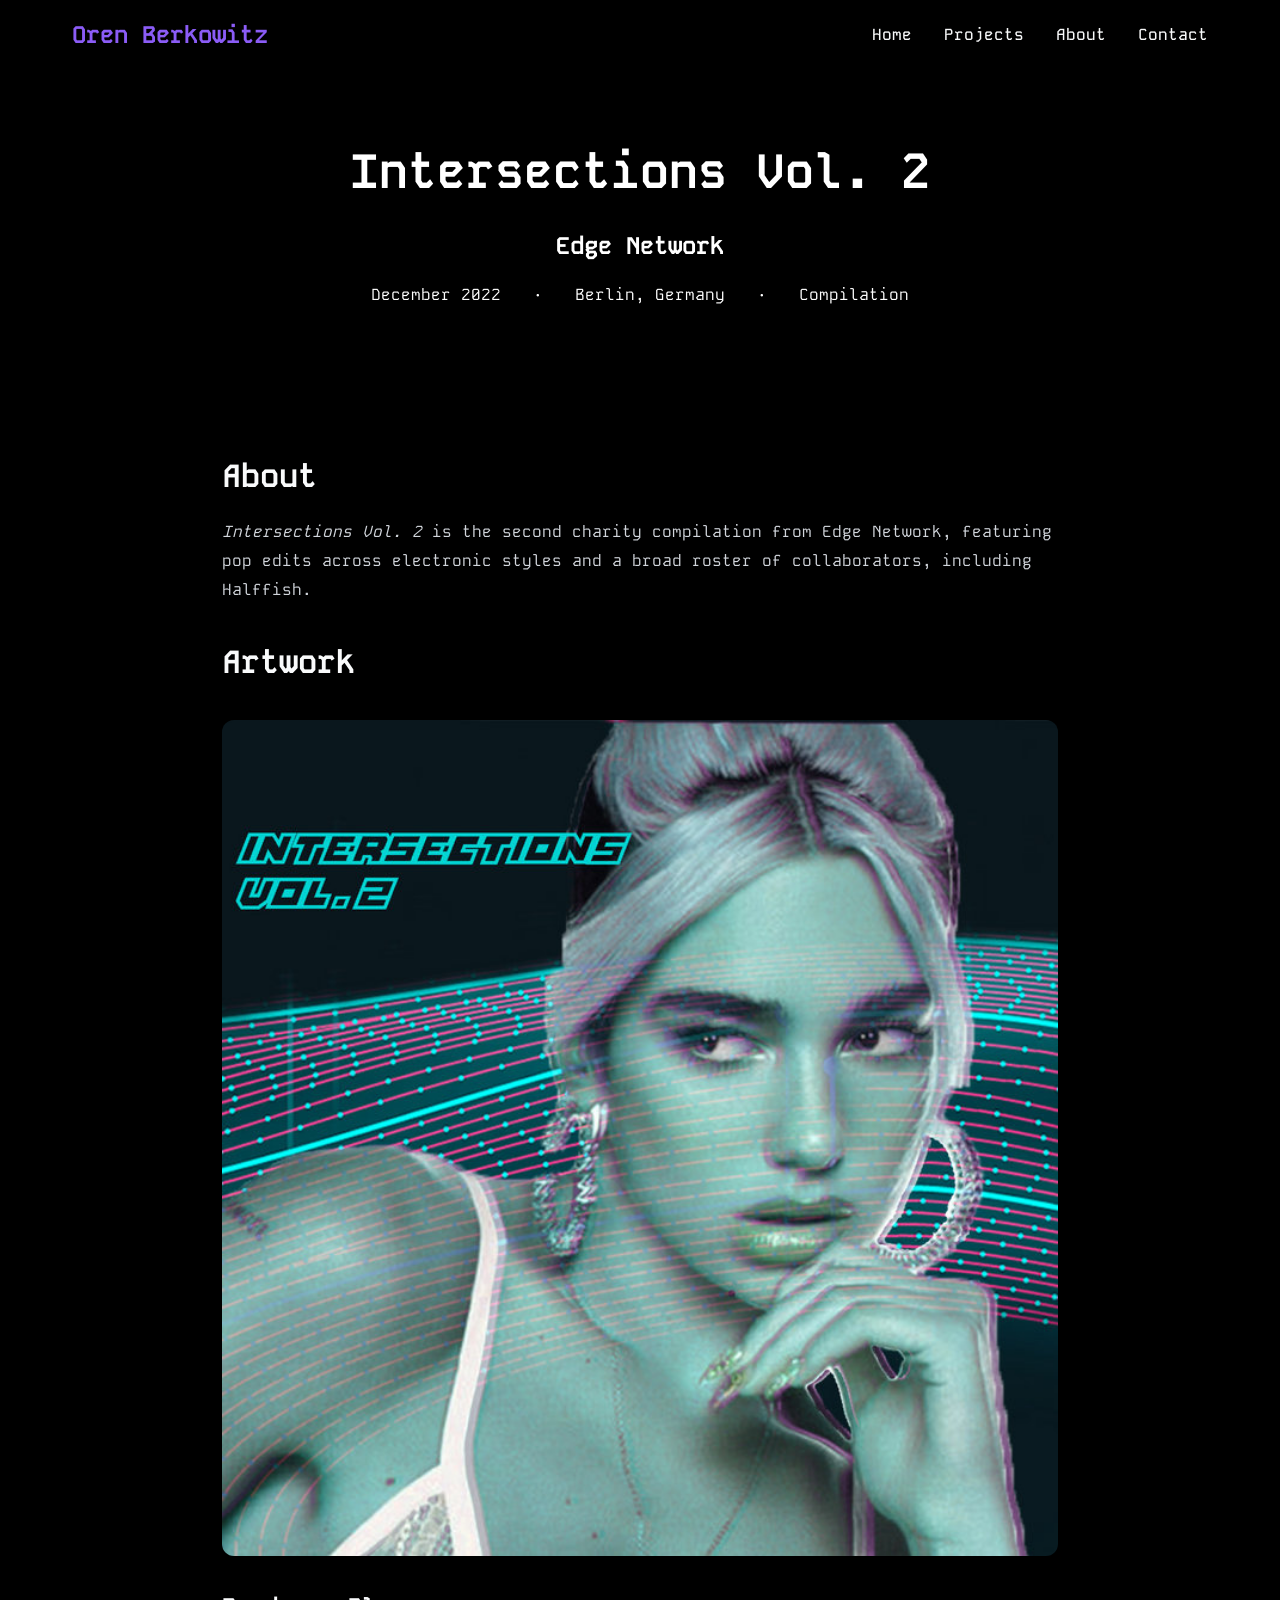
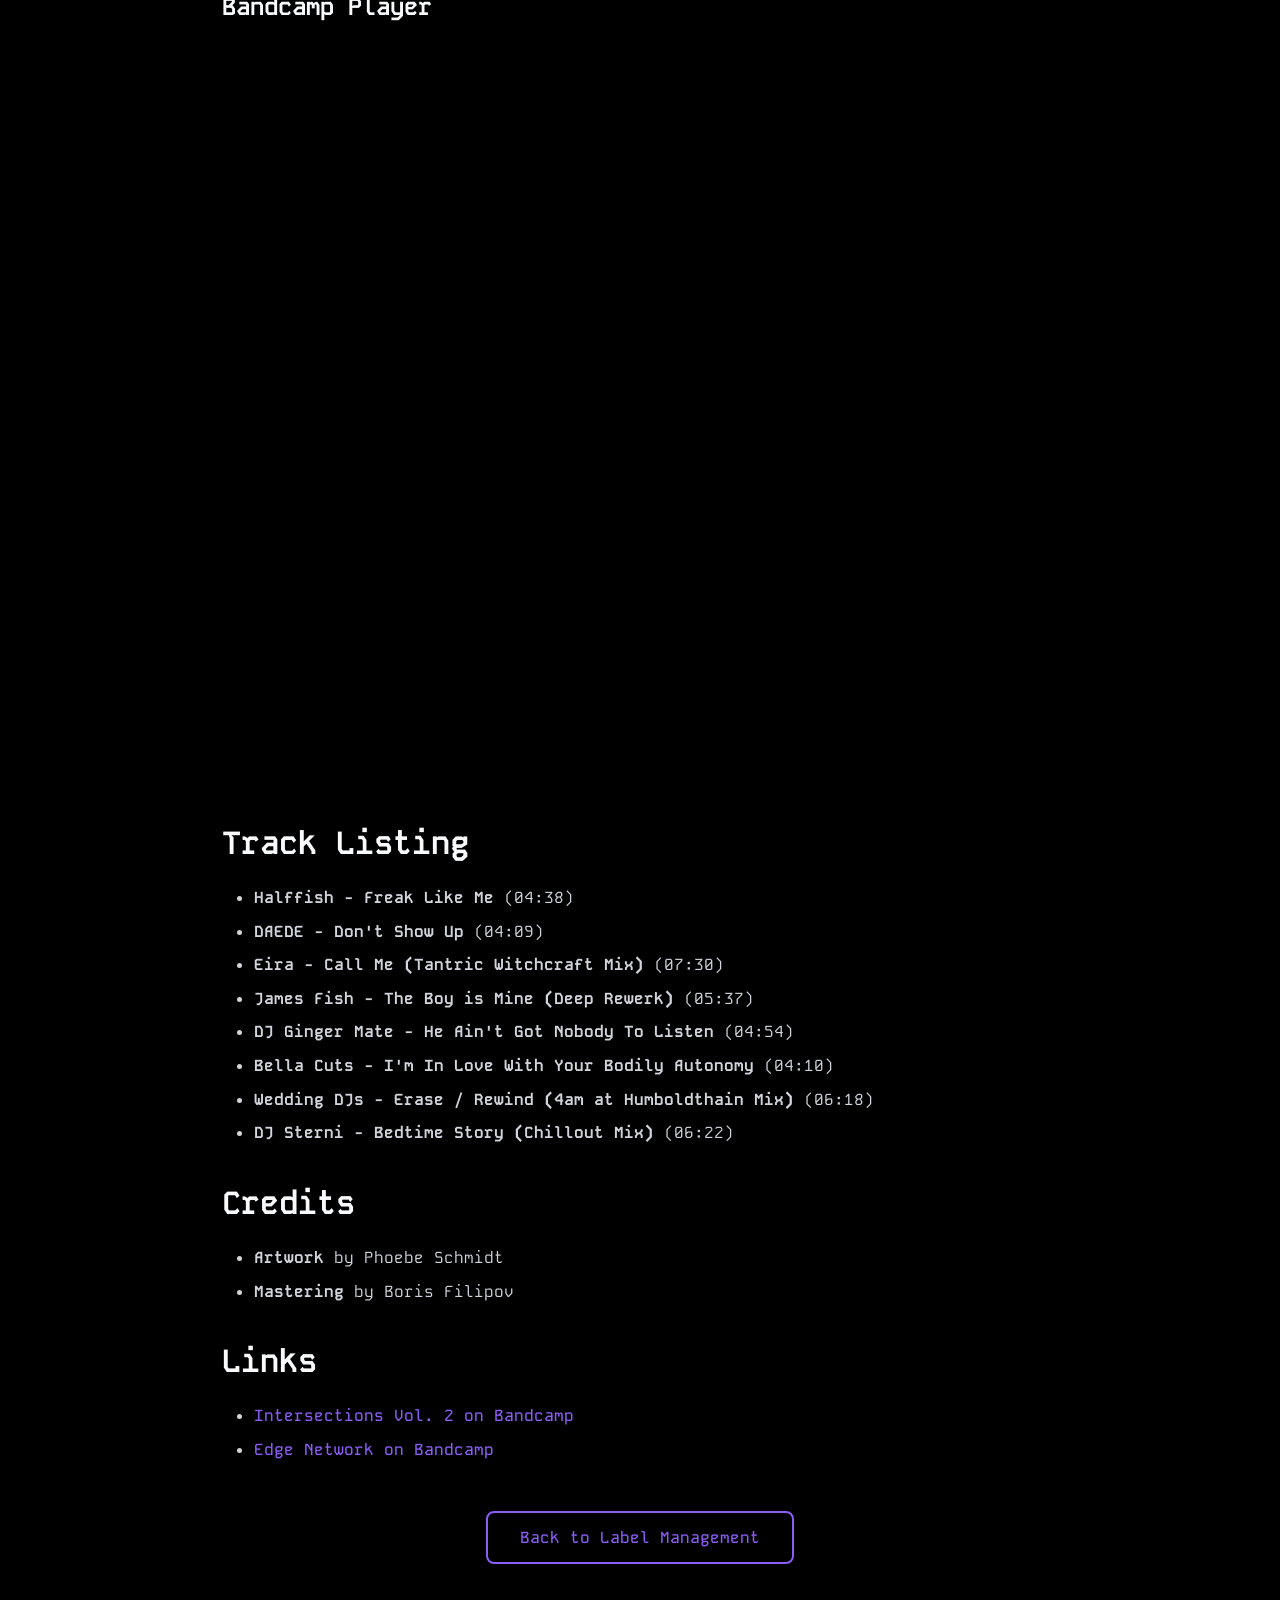
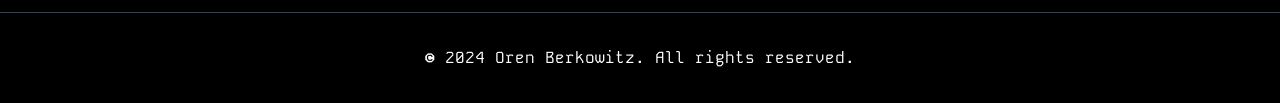
<file: projects/intersections-vol-2.html>
<!DOCTYPE html>
<html lang="en">
<head>
    <meta charset="UTF-8">
    <meta name="viewport" content="width=device-width, initial-scale=1.0">
    <meta name="description" content="Intersections Vol. 2 on Edge Network">
    <title>Intersections Vol. 2 - Oren Berkowitz</title>
    <link rel="stylesheet" href="../styles.css">
    <link rel="preconnect" href="https://fonts.googleapis.com">
    <link rel="preconnect" href="https://fonts.gstatic.com" crossorigin>
    <link href="https://fonts.googleapis.com/css2?family=Kode+Mono:wght@400..700&display=swap" rel="stylesheet">
</head>
<body>
    <nav class="navbar">
        <div class="nav-container">
            <a href="../index.html" class="nav-logo">Oren Berkowitz</a>
            <ul class="nav-menu">
                <li><a href="../index.html" class="nav-link">Home</a></li>
                <li><a href="../index.html#projects" class="nav-link">Projects</a></li>
                <li><a href="../index.html#about" class="nav-link">About</a></li>
                <li><a href="../index.html#contact" class="nav-link">Contact</a></li>
            </ul>
            <button class="nav-toggle" aria-label="Toggle navigation">
                <span></span>
                <span></span>
                <span></span>
            </button>
        </div>
    </nav>

    <div class="project-header">
        <h1>Intersections Vol. 2</h1>
        <h2>Edge Network</h2>
        <div class="project-meta">
            <span>December 2022</span>
            <span>•</span>
            <span>Berlin, Germany</span>
            <span>•</span>
            <span>Compilation</span>
        </div>
    </div>

    <div class="project-body">
        <h2>About</h2>
        <p><em>Intersections Vol. 2</em> is the second charity compilation from Edge Network, featuring pop edits across electronic styles and a broad roster of collaborators, including Halffish.</p>

        <h2>Artwork</h2>
        <div class="media-container">
            <img src="../assets/images/edge-network/intersections-vol-2.jpg" alt="Intersections Vol. 2 cover art" style="width: 100%; display: block;">
        </div>
        <h3>Bandcamp Player</h3>
        <div style="text-align: center; margin: 2rem 0;">
            <iframe style="border: 0; width: 350px; height: 720px;" src="https://bandcamp.com/EmbeddedPlayer/album=3013775537/size=large/bgcol=ffffff/linkcol=0687f5/transparent=true/" seamless><a href="https://edgenetwork.bandcamp.com/album/intersections-vol-2">Intersections Vol. 2 by Edge Network</a></iframe>
        </div>
        <h2>Track Listing</h2>
        <ul>
            <li><strong>Halffish - Freak Like Me</strong> (04:38)</li>
            <li><strong>DAEDE - Don't Show Up</strong> (04:09)</li>
            <li><strong>Eira - Call Me (Tantric Witchcraft Mix)</strong> (07:30)</li>
            <li><strong>James Fish - The Boy is Mine (Deep Rewerk)</strong> (05:37)</li>
            <li><strong>DJ Ginger Mate - He Ain't Got Nobody To Listen</strong> (04:54)</li>
            <li><strong>Bella Cuts - I'm In Love With Your Bodily Autonomy</strong> (04:10)</li>
            <li><strong>Wedding DJs - Erase / Rewind (4am at Humboldthain Mix)</strong> (06:18)</li>
            <li><strong>DJ Sterni - Bedtime Story (Chillout Mix)</strong> (06:22)</li>
        </ul>

        <h2>Credits</h2>
        <ul>
            <li><strong>Artwork</strong> by Phoebe Schmidt</li>
            <li><strong>Mastering</strong> by Boris Filipov</li>
        </ul>

        <h2>Links</h2>
        <ul>
            <li><a href="https://edgenetwork.bandcamp.com/album/intersections-vol-2" target="_blank" rel="noopener noreferrer">Intersections Vol. 2 on Bandcamp</a></li>
            <li><a href="https://edgenetwork.bandcamp.com/" target="_blank" rel="noopener noreferrer">Edge Network on Bandcamp</a></li>
        </ul>

        <div style="margin-top: 3rem; text-align: center;">
            <a href="../index.html#label" class="btn btn-secondary">Back to Label Management</a>
        </div>
    </div>

    <footer class="footer">
        <div class="container">
            <p>&copy; 2024 Oren Berkowitz. All rights reserved.</p>
        </div>
    </footer>

    <script src="../script.js"></script>
</body>
</html>
</file>
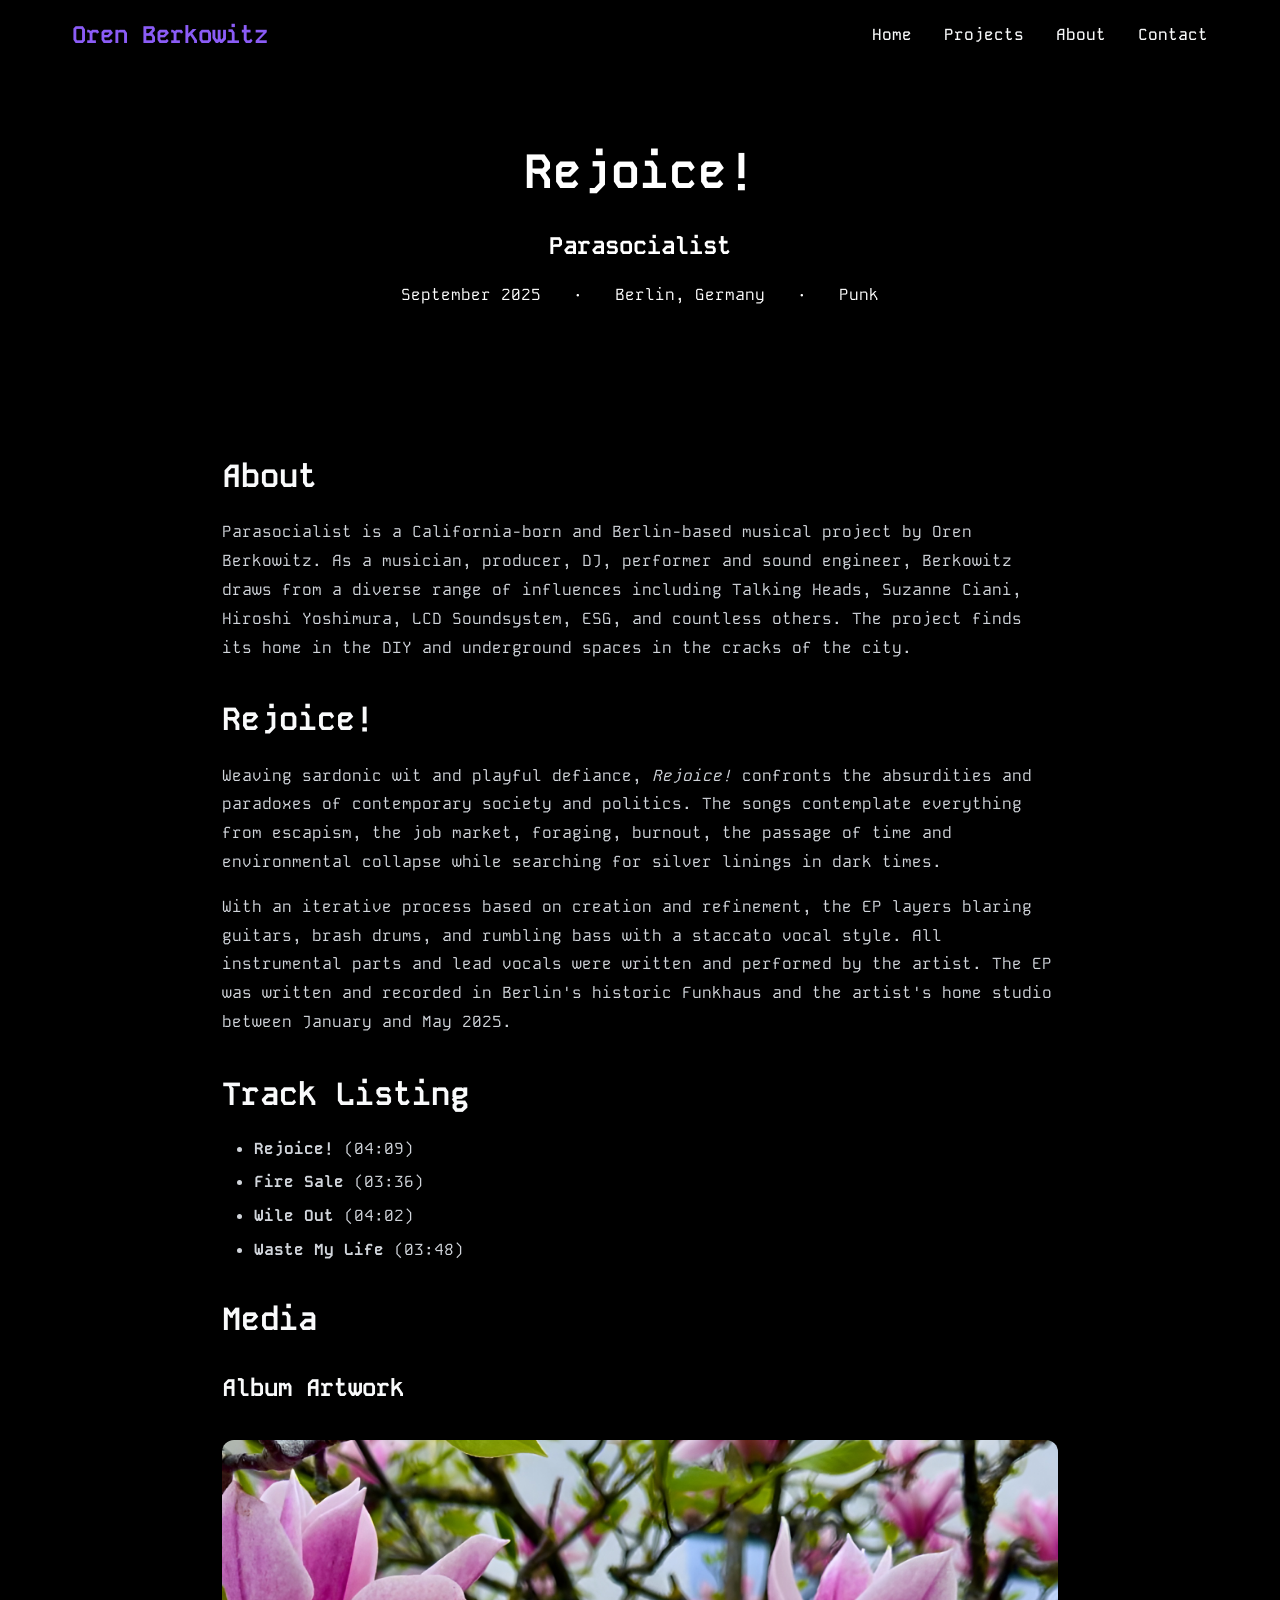
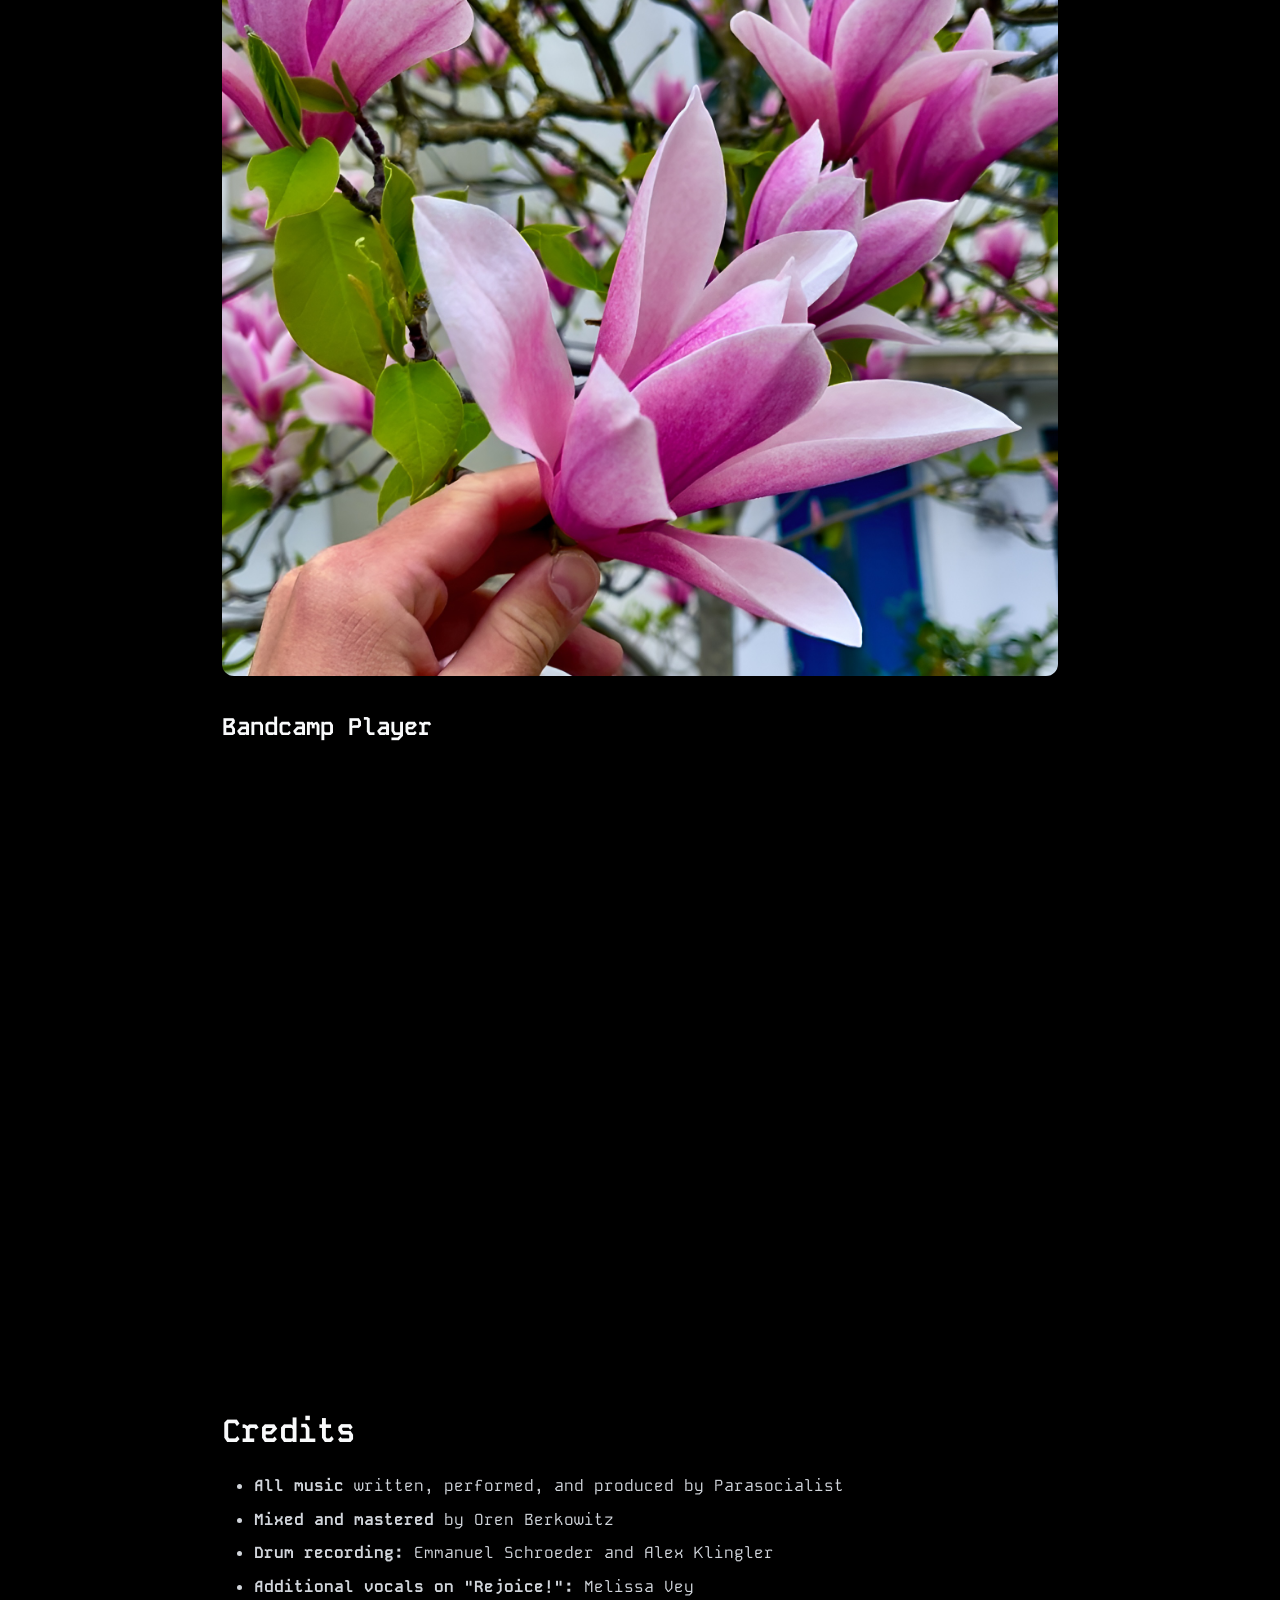
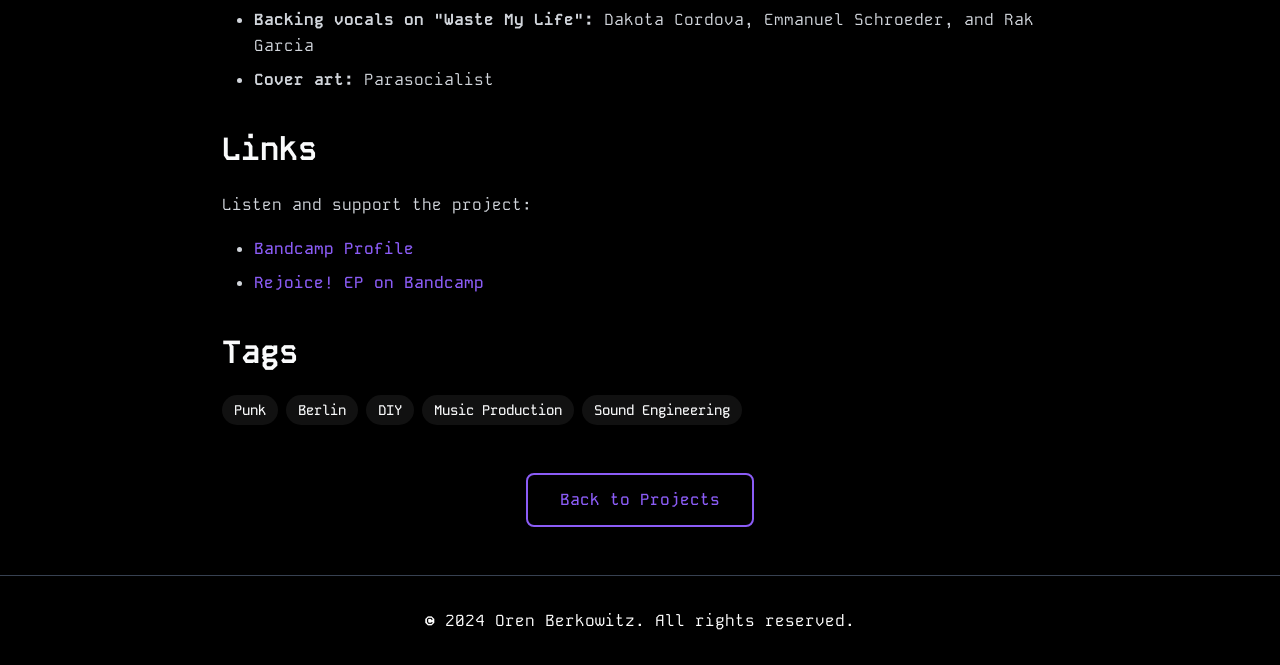
<file: projects/parasocialist-rejoice-ep.html>
<!DOCTYPE html>
<html lang="en">
<head>
    <meta charset="UTF-8">
    <meta name="viewport" content="width=device-width, initial-scale=1.0">
    <meta name="description" content="Parasocialist - Music Project by Oren Berkowitz">
    <title>Parasocialist - Oren Berkowitz</title>
    <link rel="stylesheet" href="../styles.css">
    <link rel="preconnect" href="https://fonts.googleapis.com">
    <link rel="preconnect" href="https://fonts.gstatic.com" crossorigin>
    <link href="https://fonts.googleapis.com/css2?family=Kode+Mono:wght@400..700&display=swap" rel="stylesheet">
</head>
<body>
    <nav class="navbar">
        <div class="nav-container">
            <a href="../index.html" class="nav-logo">Oren Berkowitz</a>
            <ul class="nav-menu">
                <li><a href="../index.html" class="nav-link">Home</a></li>
                <li><a href="../index.html#projects" class="nav-link">Projects</a></li>
                <li><a href="../index.html#about" class="nav-link">About</a></li>
                <li><a href="../index.html#contact" class="nav-link">Contact</a></li>
            </ul>
            <button class="nav-toggle" aria-label="Toggle navigation">
                <span></span>
                <span></span>
                <span></span>
            </button>
        </div>
    </nav>

    <div class="project-header">
        <h1>Rejoice!</h1>
        <h2>Parasocialist</h2>
        <div class="project-meta">
            <span>September 2025</span>
            <span>•</span>
            <span>Berlin, Germany</span>
            <span>•</span>
            <span>Punk</span>
        </div>
    </div>

    <div class="project-body">
        <h2>About</h2>
        <p>Parasocialist is a California-born and Berlin-based musical project by Oren Berkowitz. As a musician, producer, DJ, performer and sound engineer, Berkowitz draws from a diverse range of influences including Talking Heads, Suzanne Ciani, Hiroshi Yoshimura, LCD Soundsystem, ESG, and countless others. The project finds its home in the DIY and underground spaces in the cracks of the city.</p>

        <h2>Rejoice!</h2>
        <p>Weaving sardonic wit and playful defiance, <em>Rejoice!</em> confronts the absurdities and paradoxes of contemporary society and politics. The songs contemplate everything from escapism, the job market, foraging, burnout, the passage of time and environmental collapse while searching for silver linings in dark times.</p>
        
        <p>With an iterative process based on creation and refinement, the EP layers blaring guitars, brash drums, and rumbling bass with a staccato vocal style. All instrumental parts and lead vocals were written and performed by the artist. The EP was written and recorded in Berlin's historic Funkhaus and the artist's home studio between January and May 2025.</p>

        <h2>Track Listing</h2>
        <ul>
            <li><strong>Rejoice!</strong> (04:09)</li>
            <li><strong>Fire Sale</strong> (03:36)</li>
            <li><strong>Wile Out</strong> (04:02)</li>
            <li><strong>Waste My Life</strong> (03:48)</li>
        </ul>

        <h2>Media</h2>
        
        <h3>Album Artwork</h3>
        <div class="media-container">
            <img src="../assets/images/parasocialist/cover.jpg" alt="Rejoice! EP Cover Art" style="width: 100%; display: block;" onerror="this.src='https://via.placeholder.com/800x800/6366f1/ffffff?text=Rejoice!+EP'">
        </div>

        <h3>Bandcamp Player</h3>
        <div style="text-align: center; margin: 2rem 0;">
            <iframe
                style="border: 0; width: 350px; height: 588px; max-width: 100%;"
                src="https://bandcamp.com/EmbeddedPlayer/album=2582601767/size=large/bgcol=ffffff/linkcol=0687f5/transparent=true/"
                seamless
                title="Rejoice! by Parasocialist (Bandcamp Player)"
            >
                <a href="https://parasocialist.bandcamp.com/album/rejoice">
                    Rejoice! by Parasocialist
                </a>
            </iframe>
        </div>

        <h2>Credits</h2>
        <ul>
            <li><strong>All music</strong> written, performed, and produced by Parasocialist</li>
            <li><strong>Mixed and mastered</strong> by Oren Berkowitz</li>
            <li><strong>Drum recording:</strong> Emmanuel Schroeder and Alex Klingler</li>
            <li><strong>Additional vocals on "Rejoice!":</strong> Melissa Vey</li>
            <li><strong>Backing vocals on "Waste My Life":</strong> Dakota Cordova, Emmanuel Schroeder, and Rak Garcia</li>
            <li><strong>Cover art:</strong> Parasocialist</li>
        </ul>

        <h2>Links</h2>
        <p>Listen and support the project:</p>
        <ul>
            <li><a href="https://parasocialist.bandcamp.com/" target="_blank" rel="noopener noreferrer">Bandcamp Profile</a></li>
            <li><a href="https://parasocialist.bandcamp.com/album/rejoice" target="_blank" rel="noopener noreferrer">Rejoice! EP on Bandcamp</a></li>
        </ul>

        <h2>Tags</h2>
        <div class="project-tags">
            <span class="tag">Punk</span>
            <span class="tag">Berlin</span>
            <span class="tag">DIY</span>
            <span class="tag">Music Production</span>
            <span class="tag">Sound Engineering</span>
        </div>

        <div style="margin-top: 3rem; text-align: center;">
            <a href="../index.html#projects" class="btn btn-secondary">Back to Projects</a>
        </div>
    </div>

    <footer class="footer">
        <div class="container">
            <p>&copy; 2024 Oren Berkowitz. All rights reserved.</p>
        </div>
    </footer>

    <script src="../script.js"></script>
</body>
</html>
</file>
<file: styles.css>
/* Reset and Base Styles */
* {
    margin: 0;
    padding: 0;
    box-sizing: border-box;
}

:root {
    --primary-color: #8b5cf6;
    --primary-dark: #4f46e5;
    --secondary-color: #6366f1;
    --text-color: #f9fafb;
    --text-light: #d1d5db;
    --bg-color: #000000;
    --bg-light: #000000;
    --bg-dark: #000000;
    --border-color: #374151;
    --shadow: 0 4px 6px -1px rgba(0, 0, 0, 0.1), 0 2px 4px -1px rgba(0, 0, 0, 0.06);
    --shadow-lg: 0 10px 15px -3px rgba(0, 0, 0, 0.1), 0 4px 6px -2px rgba(0, 0, 0, 0.05);
    --transition: all 0.3s ease;
}

body {
    font-family: "Kode Mono", -apple-system, BlinkMacSystemFont, 'Segoe UI', Roboto, 'Helvetica Neue', Arial, sans-serif;
    line-height: 1.6;
    color: var(--text-color);
    background-color: var(--bg-color);
}

.container {
    max-width: 1200px;
    margin: 0 auto;
    padding: 0 2rem;
}

/* Navigation */
.navbar {
    background-color: var(--bg-color);
    box-shadow: var(--shadow);
    position: sticky;
    top: 0;
    z-index: 1000;
    padding: 1rem 0;
}

.nav-container {
    max-width: 1200px;
    margin: 0 auto;
    padding: 0 2rem;
    display: flex;
    justify-content: space-between;
    align-items: center;
}

.nav-logo {
    font-size: 1.5rem;
    font-weight: 700;
    color: var(--primary-color);
    text-decoration: none;
    transition: var(--transition);
}

.nav-logo:hover {
    color: var(--primary-dark);
}

.nav-menu {
    display: flex;
    list-style: none;
    gap: 2rem;
}

.nav-link {
    color: var(--text-color);
    text-decoration: none;
    font-weight: 500;
    transition: var(--transition);
    position: relative;
}

.nav-link:hover,
.nav-link.active {
    color: var(--primary-color);
}

.nav-link.active::after {
    content: '';
    position: absolute;
    bottom: -5px;
    left: 0;
    width: 100%;
    height: 2px;
    background-color: var(--primary-color);
}

.nav-toggle {
    display: none;
    flex-direction: column;
    background: none;
    border: none;
    cursor: pointer;
    gap: 4px;
}

.nav-toggle span {
    width: 25px;
    height: 3px;
    background-color: var(--text-color);
    transition: var(--transition);
}

/* Hero Section */
.hero {
    background-image: linear-gradient(rgba(0, 0, 0, 0.45), rgba(0, 0, 0, 0.45)), url('assets/images/parasocialist/Weich-performance-1.JPG');
    background-size: cover;
    background-position: center;
    background-repeat: no-repeat;
    color: white;
    padding: 8rem 2rem;
    text-align: center;
}

.hero-content {
    max-width: 800px;
    margin: 0 auto;
}

.hero-title {
    font-size: 3.5rem;
    font-weight: 700;
    margin-bottom: 1rem;
    animation: fadeInUp 0.8s ease;
}

.hero-subtitle {
    font-size: 1.25rem;
    margin-bottom: 2rem;
    opacity: 0.9;
    animation: fadeInUp 0.8s ease 0.2s both;
}

/* Buttons */
.btn {
    display: inline-block;
    padding: 0.75rem 2rem;
    border-radius: 0.5rem;
    text-decoration: none;
    font-weight: 600;
    transition: var(--transition);
    cursor: pointer;
    font-size: 1rem;
    border: 2px solid var(--primary-color);

}

.btn-primary {
    background-color: var(--bg-dark);
    color: var(--primary-color);
    animation: fadeInUp 0.8s ease 0.4s both;
}

.btn-primary:hover {
    transform: translateY(-2px);
    box-shadow: var(--shadow-lg);
}

.btn-secondary {
    background-color: var(--bg-dark);
    color: white;
}

.btn-secondary:hover {
    background-color: var(--primary-dark);
    transform: translateY(-2px);
}

/* Sections */
section {
    padding: 5rem 0;
}

.section-title {
    font-size: 2.5rem;
    font-weight: 700;
    text-align: center;
    margin-bottom: 3rem;
    color: var(--text-color);
}

.projects-section {
    background-color: var(--bg-light);
}

.projects-grid {
    display: grid;
    grid-template-columns: repeat(auto-fill, minmax(300px, 1fr));
    gap: 2rem;
    margin-top: 2rem;
}

.project-card {
    background-color: var(--bg-color);
    border-radius: 0;
    overflow: visible;
    box-shadow: var(--shadow);
    transition: var(--transition);
    text-decoration: none;
    color: inherit;
    display: block;
}

.project-card:hover {
    transform: scale(1.05);
    box-shadow: var(--shadow-lg);
}

.project-media {
    position: relative;
}

.project-image {
    width: 100%;
    aspect-ratio: 1 / 1;
    object-fit: cover;
    background: #000000;
    display: block;
}

.project-info {
    position: absolute;
    inset: 0;
}

.project-tooltip {
    position: absolute;
    inset: 0;
    display: flex;
    flex-direction: column;
    justify-content: center;
    padding: 1rem;
    border-radius: 0;
    background: rgba(0, 0, 0, 0.6);
    color: var(--text-color);
    text-align: center;
    box-shadow: var(--shadow-lg);
    opacity: 0;
    visibility: hidden;
    transition: var(--transition);
    pointer-events: none;
}

.project-card:hover .project-tooltip,
.project-card:focus-visible .project-tooltip,
.project-info:hover .project-tooltip {
    opacity: 1;
    visibility: visible;
    transform: none;
}

.project-title {
    font-size: 1.125rem;
    font-weight: 600;
    margin-bottom: 0.5rem;
    color: var(--text-color);
}

.project-description {
    color: var(--text-light);
    margin-bottom: 0;
}

.project-tags {
    display: flex;
    flex-wrap: wrap;
    gap: 0.5rem;
}

.tag {
    background-color: #111111;
    color: var(--text-color);
    padding: 0.25rem 0.75rem;
    border-radius: 1rem;
    font-size: 0.875rem;
    font-weight: 500;
}

/* About Section */
.about-content {
    max-width: 800px;
    margin: 0 auto;
    text-align: center;
    font-size: 1.125rem;
    color: var(--text-light);
    line-height: 1.8;
}

/* Contact Section */
.contact-section {
    background-color: var(--bg-light);
}

.contact-content {
    text-align: center;
    max-width: 600px;
    margin: 0 auto;
}

.contact-links {
    display: flex;
    justify-content: center;
    gap: 2rem;
    margin-top: 2rem;
    flex-wrap: wrap;
}

.contact-link {
    color: var(--primary-color);
    text-decoration: none;
    font-weight: 600;
    padding: 0.75rem 1.5rem;
    border: 2px solid var(--primary-color);
    border-radius: 0.5rem;
    transition: var(--transition);
}

.contact-link:hover {
    background-color: var(--primary-color);
    color: white;
}

/* Footer */
.footer {
    background-color: var(--bg-dark);
    color: white;
    text-align: center;
    padding: 2rem 0;
    border-top: 1px solid var(--border-color);
}

/* Project Page Styles */
.project-header {
    background: #000000;
    color: white;
    padding: 4rem 2rem;
    text-align: center;
}

.project-header h1 {
    font-size: 3rem;
    margin-bottom: 1rem;
}

.project-meta {
    display: flex;
    justify-content: center;
    gap: 2rem;
    flex-wrap: wrap;
    margin-top: 1rem;
}

.project-body {
    max-width: 900px;
    margin: 0 auto;
    padding: 3rem 2rem;
}

.project-body h2 {
    font-size: 2rem;
    margin-top: 2rem;
    margin-bottom: 1rem;
    color: var(--text-color);
}

.project-body h3 {
    font-size: 1.5rem;
    margin-top: 1.5rem;
    margin-bottom: 0.75rem;
    color: var(--text-color);
}

.project-body p {
    margin-bottom: 1rem;
    color: var(--text-light);
    line-height: 1.8;
}

.project-body ul,
.project-body ol {
    margin-left: 2rem;
    margin-bottom: 1rem;
    color: var(--text-light);
}

.project-body li {
    margin-bottom: 0.5rem;
}

.project-body a {
    color: var(--primary-color);
    text-decoration: none;
    font-weight: 500;
}

.project-body a:hover {
    text-decoration: underline;
}

/* Media Embedding */
.media-container {
    margin: 2rem 0;
    border-radius: 0.75rem;
    overflow: hidden;
    box-shadow: var(--shadow);
}

.media-container video,
.media-container audio {
    width: 100%;
    display: block;
}

.media-container iframe {
    width: 100%;
    border: none;
    display: block;
}

.image-gallery {
    display: grid;
    grid-template-columns: repeat(auto-fit, minmax(250px, 1fr));
    gap: 1rem;
    margin: 2rem 0;
}

.image-gallery img {
    width: 100%;
    height: 200px;
    object-fit: cover;
    border-radius: 0.5rem;
    box-shadow: var(--shadow);
    transition: var(--transition);
}

.image-gallery img:hover {
    transform: scale(1.05);
    box-shadow: var(--shadow-lg);
}

/* Animations */
@keyframes fadeInUp {
    from {
        opacity: 0;
        transform: translateY(30px);
    }
    to {
        opacity: 1;
        transform: translateY(0);
    }
}

/* Responsive Design */
@media (max-width: 768px) {
    .nav-menu {
        position: fixed;
        left: -100%;
        top: 70px;
        flex-direction: column;
        background-color: var(--bg-color);
        width: 100%;
        text-align: center;
        transition: 0.3s;
        box-shadow: var(--shadow);
        padding: 2rem 0;
    }

    .nav-menu.active {
        left: 0;
    }

    .nav-toggle {
        display: flex;
    }

    .hero-title {
        font-size: 2.5rem;
    }

    .hero-subtitle {
        font-size: 1.125rem;
    }

    .projects-grid {
        grid-template-columns: 1fr;
    }

    .section-title {
        font-size: 2rem;
    }

    .project-header h1 {
        font-size: 2rem;
    }

    .container {
        padding: 0 1rem;
    }
}

@media (max-width: 480px) {
    .hero {
        padding: 4rem 1rem;
    }

    .hero-title {
        font-size: 2rem;
    }

    section {
        padding: 3rem 0;
    }
}
</file>
